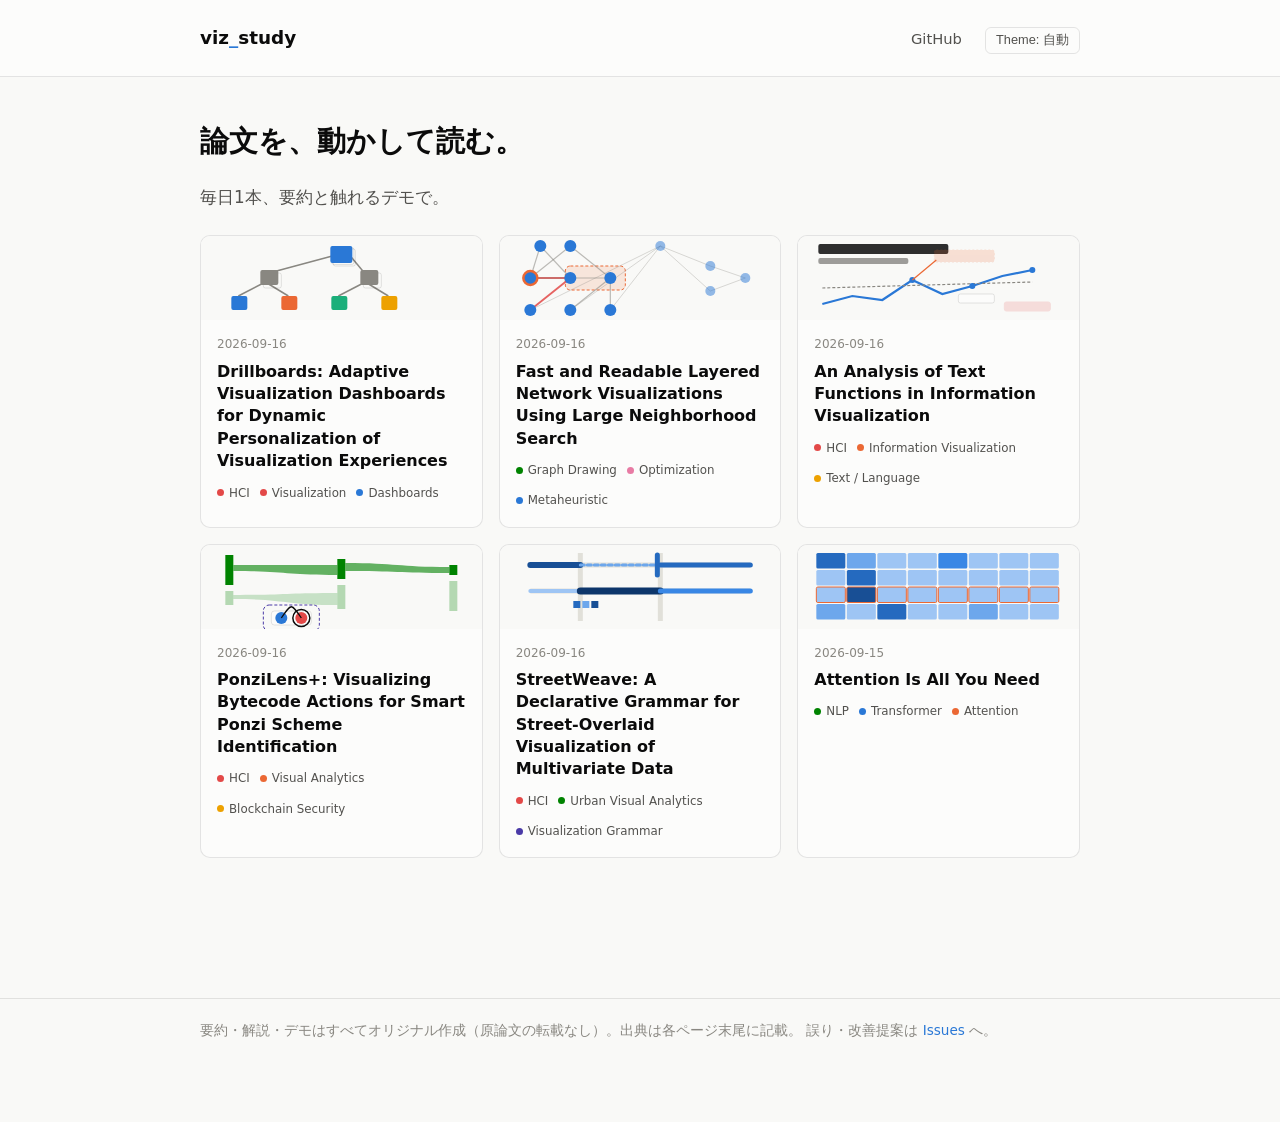
<file: index.html>
<!doctype html>
<html lang="ja">
<head>
<meta charset="utf-8">
<meta name="viewport" content="width=device-width, initial-scale=1">
<title>viz_study — 論文を動かして読む</title>
<meta name="description" content="毎日1本の論文を読み、自分の言葉でまとめ、実際に触れる可視化デモで直感的に理解するための個人アーカイブ。">
<link rel="stylesheet" href="assets/css/style.css?v=20260916b">
</head>
<body>
<header class="site-header">
  <div class="wrap">
    <div class="brand">viz<span>_</span>study</div>
    <nav>
      <a href="https://github.com/on6848/viz_study" target="_blank" rel="noopener">GitHub</a>
      <button class="theme-toggle" data-theme-toggle type="button"></button>
    </nav>
  </div>
</header>

<main class="wrap">
  <h1>論文を、動かして読む。</h1>
  <p class="lede" style="margin-bottom:24px">毎日1本、要約と触れるデモで。</p>

  <div class="card-grid" data-paper-grid>
    <p style="color:var(--text-muted)">読み込み中…</p>
  </div>
</main>

<footer class="site-footer">
  <div class="wrap">
    要約・解説・デモはすべてオリジナル作成（原論文の転載なし）。出典は各ページ末尾に記載。
    誤り・改善提案は <a href="https://github.com/on6848/viz_study/issues" target="_blank" rel="noopener">Issues</a> へ。
  </div>
</footer>

<script src="assets/js/site.js?v=20260916b"></script>
</body>
</html>
</file>
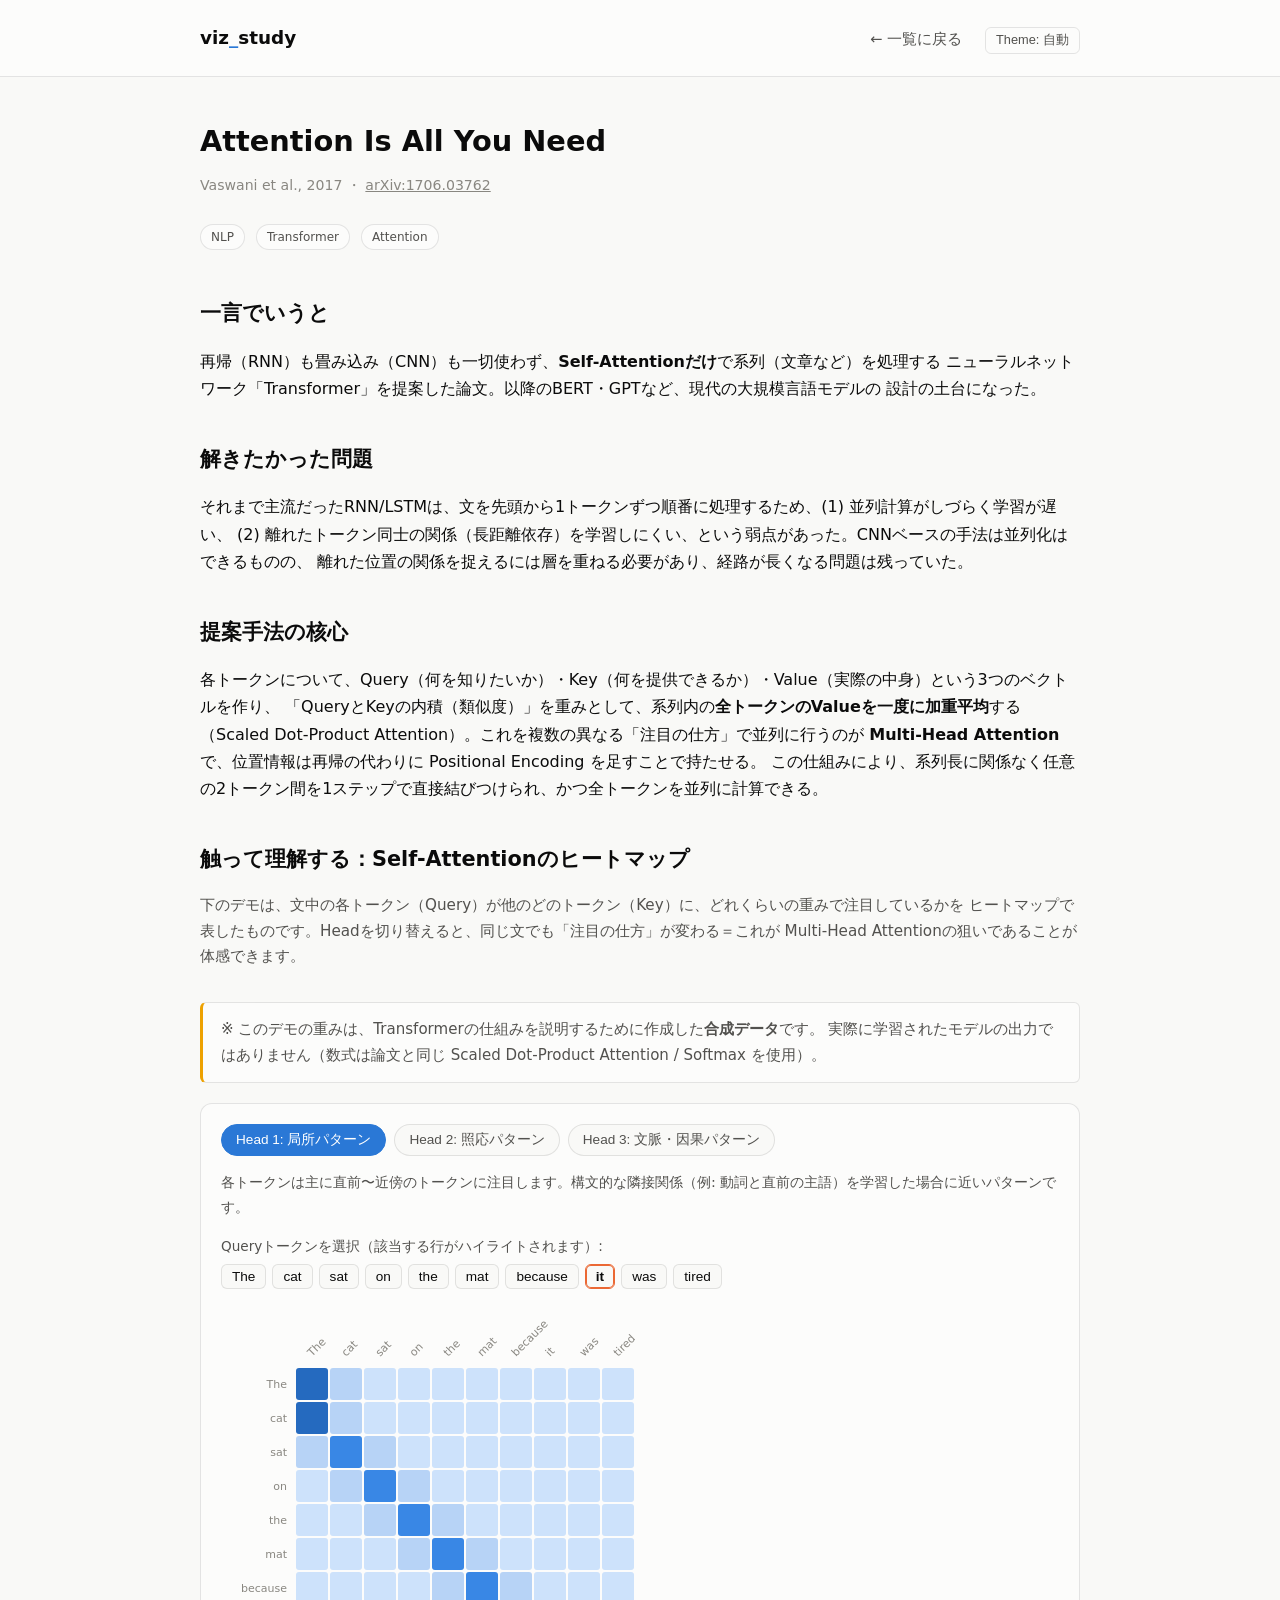
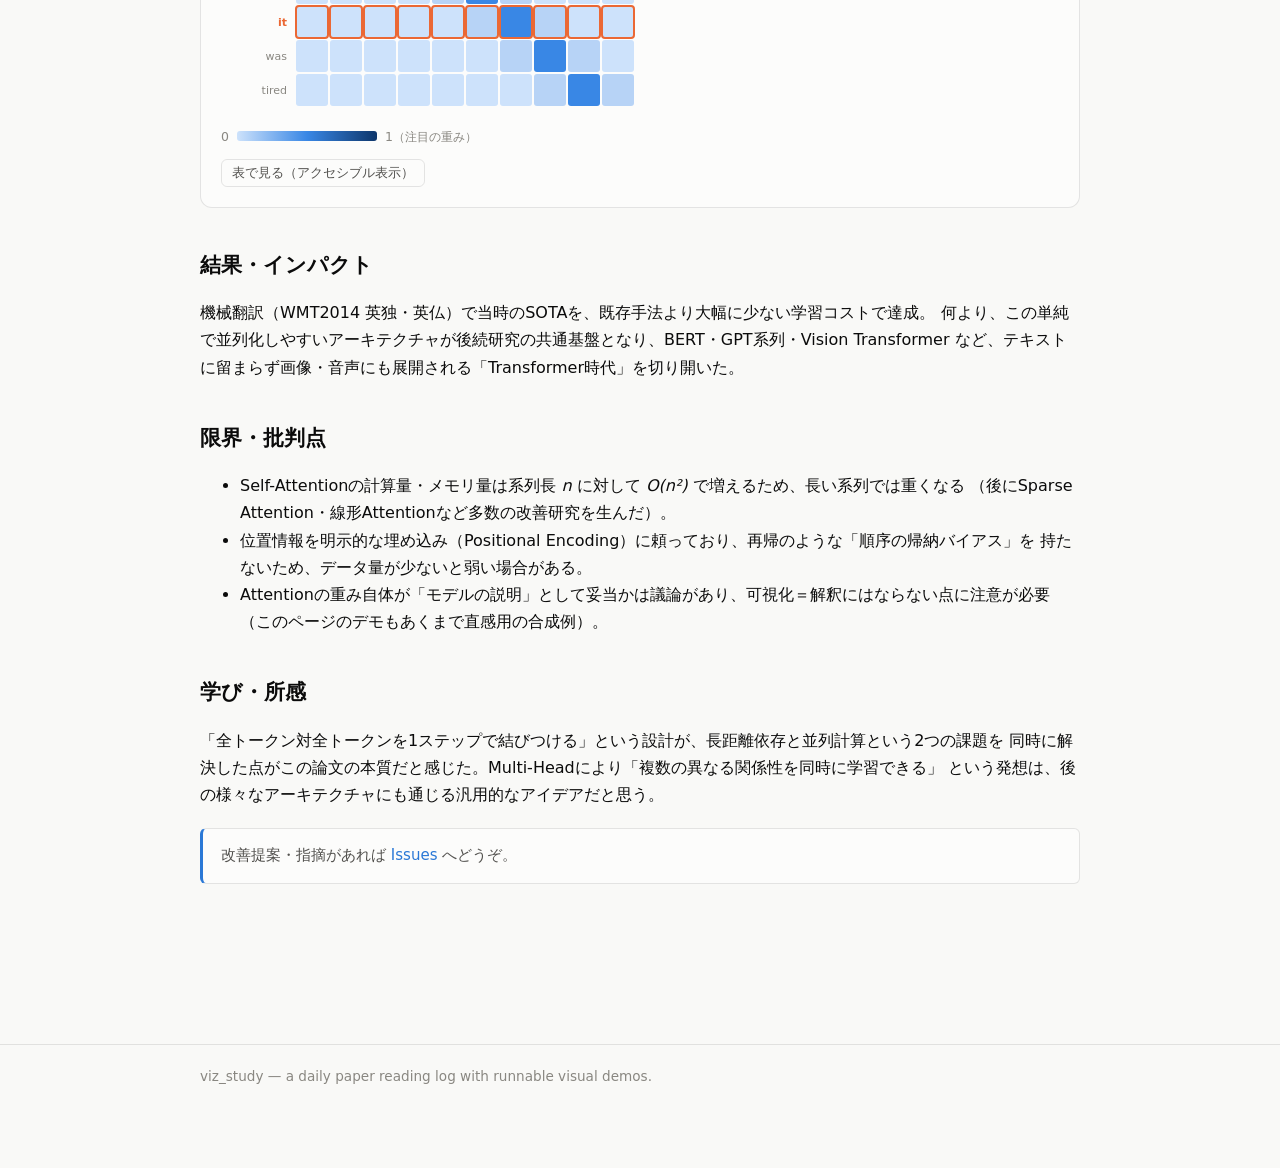
<file: papers/2026-09-15-attention-is-all-you-need/index.html>
<!doctype html>
<html lang="ja">
<head>
<meta charset="utf-8">
<meta name="viewport" content="width=device-width, initial-scale=1">
<title>Attention Is All You Need — viz_study</title>
<meta name="description" content="TransformerのSelf-Attentionを、実際に動かせるヒートマップで直感的に理解する。">
<link rel="stylesheet" href="../../assets/css/style.css?v=20260916b">
<style>
  /* Demo-specific styles, built on the shared design tokens from style.css */
  .head-tabs { display: flex; flex-wrap: wrap; gap: 8px; margin-bottom: 14px; }
  .head-tab {
    background: var(--surface-page);
    border: 1px solid var(--border);
    border-radius: 999px;
    padding: 6px 14px;
    font-size: 0.85rem;
    color: var(--text-secondary);
    cursor: pointer;
  }
  .head-tab[aria-pressed="true"] {
    background: var(--series-1);
    border-color: var(--series-1);
    color: #fff;
  }
  .head-desc { color: var(--text-secondary); font-size: 0.9rem; margin: 0 0 16px; min-height: 2.6em; }

  .query-picker { display: flex; flex-wrap: wrap; gap: 6px; margin-bottom: 18px; }
  .query-chip {
    background: var(--surface-page);
    border: 1px solid var(--border);
    border-radius: 6px;
    padding: 4px 10px;
    font-size: 0.85rem;
    cursor: pointer;
    color: var(--text-primary);
  }
  .query-chip[aria-pressed="true"] {
    border-color: var(--series-2);
    box-shadow: inset 0 0 0 1px var(--series-2);
    font-weight: 600;
  }

  .heatmap-wrap { position: relative; overflow-x: auto; }
  .heatmap-cell { cursor: pointer; }
  .heatmap-cell:focus-visible { outline: 2px solid var(--series-2); outline-offset: 1px; }

  .legend { display: flex; align-items: center; gap: 8px; font-size: 0.78rem; color: var(--text-muted); margin-top: 10px; }
  .legend-ramp {
    width: 140px; height: 10px; border-radius: 3px;
    background: linear-gradient(to right, var(--seq-100), var(--seq-400), var(--seq-700));
  }

  #tooltip {
    position: fixed;
    pointer-events: none;
    background: var(--text-primary);
    color: var(--surface-1);
    font-size: 0.78rem;
    padding: 5px 9px;
    border-radius: 5px;
    opacity: 0;
    transform: translate(-50%, -130%);
    transition: opacity 0.08s ease;
    white-space: nowrap;
    z-index: 20;
  }

  .toggle-table-btn {
    background: none;
    border: 1px solid var(--border);
    border-radius: 6px;
    color: var(--text-secondary);
    font-size: 0.82rem;
    padding: 4px 10px;
    cursor: pointer;
    margin-top: 12px;
  }
  #matrix-table { margin-top: 14px; display: none; font-variant-numeric: tabular-nums; }
  #matrix-table.visible { display: table; }
</style>
</head>
<body>
<header class="site-header">
  <div class="wrap">
    <div class="brand"><a href="../../" style="color:inherit">viz<span>_</span>study</a></div>
    <nav>
      <a class="back-link" href="../../">← 一覧に戻る</a>
      <button class="theme-toggle" data-theme-toggle type="button"></button>
    </nav>
  </div>
</header>

<main class="wrap">
  <h1>Attention Is All You Need</h1>
  <div class="meta">
    Vaswani et al., 2017 ・
    <a href="https://arxiv.org/abs/1706.03762" target="_blank" rel="noopener">arXiv:1706.03762</a>
  </div>
  <div>
    <span class="tag">NLP</span>
    <span class="tag">Transformer</span>
    <span class="tag">Attention</span>
  </div>

  <h2>一言でいうと</h2>
  <p>
    再帰（RNN）も畳み込み（CNN）も一切使わず、<strong>Self-Attentionだけ</strong>で系列（文章など）を処理する
    ニューラルネットワーク「Transformer」を提案した論文。以降のBERT・GPTなど、現代の大規模言語モデルの
    設計の土台になった。
  </p>

  <h2>解きたかった問題</h2>
  <p>
    それまで主流だったRNN/LSTMは、文を先頭から1トークンずつ順番に処理するため、(1) 並列計算がしづらく学習が遅い、
    (2) 離れたトークン同士の関係（長距離依存）を学習しにくい、という弱点があった。CNNベースの手法は並列化はできるものの、
    離れた位置の関係を捉えるには層を重ねる必要があり、経路が長くなる問題は残っていた。
  </p>

  <h2>提案手法の核心</h2>
  <p>
    各トークンについて、Query（何を知りたいか）・Key（何を提供できるか）・Value（実際の中身）という3つのベクトルを作り、
    「QueryとKeyの内積（類似度）」を重みとして、系列内の<strong>全トークンのValueを一度に加重平均</strong>する
    （Scaled Dot-Product Attention）。これを複数の異なる「注目の仕方」で並列に行うのが
    <strong>Multi-Head Attention</strong>で、位置情報は再帰の代わりに Positional Encoding を足すことで持たせる。
    この仕組みにより、系列長に関係なく任意の2トークン間を1ステップで直接結びつけられ、かつ全トークンを並列に計算できる。
  </p>

  <h2>触って理解する：Self-Attentionのヒートマップ</h2>
  <p class="lede" style="font-size:0.95rem">
    下のデモは、文中の各トークン（Query）が他のどのトークン（Key）に、どれくらいの重みで注目しているかを
    ヒートマップで表したものです。Headを切り替えると、同じ文でも「注目の仕方」が変わる＝これが
    Multi-Head Attentionの狙いであることが体感できます。
  </p>

  <div class="callout note-source">
    ※ このデモの重みは、Transformerの仕組みを説明するために作成した<strong>合成データ</strong>です。
    実際に学習されたモデルの出力ではありません（数式は論文と同じ Scaled Dot-Product Attention / Softmax を使用）。
  </div>

  <div class="demo-panel">
    <div id="attention-demo"></div>
  </div>

  <h2>結果・インパクト</h2>
  <p>
    機械翻訳（WMT2014 英独・英仏）で当時のSOTAを、既存手法より大幅に少ない学習コストで達成。
    何より、この単純で並列化しやすいアーキテクチャが後続研究の共通基盤となり、BERT・GPT系列・Vision Transformer
    など、テキストに留まらず画像・音声にも展開される「Transformer時代」を切り開いた。
  </p>

  <h2>限界・批判点</h2>
  <ul>
    <li>Self-Attentionの計算量・メモリ量は系列長 <em>n</em> に対して <em>O(n²)</em> で増えるため、長い系列では重くなる
      （後にSparse Attention・線形Attentionなど多数の改善研究を生んだ）。</li>
    <li>位置情報を明示的な埋め込み（Positional Encoding）に頼っており、再帰のような「順序の帰納バイアス」を
      持たないため、データ量が少ないと弱い場合がある。</li>
    <li>Attentionの重み自体が「モデルの説明」として妥当かは議論があり、可視化＝解釈にはならない点に注意が必要
      （このページのデモもあくまで直感用の合成例）。</li>
  </ul>

  <h2>学び・所感</h2>
  <p>
    「全トークン対全トークンを1ステップで結びつける」という設計が、長距離依存と並列計算という2つの課題を
    同時に解決した点がこの論文の本質だと感じた。Multi-Headにより「複数の異なる関係性を同時に学習できる」
    という発想は、後の様々なアーキテクチャにも通じる汎用的なアイデアだと思う。
  </p>

  <div class="callout">
    改善提案・指摘があれば
    <a href="https://github.com/on6848/viz_study/issues" target="_blank" rel="noopener">Issues</a> へどうぞ。
  </div>
</main>

<footer class="site-footer">
  <div class="wrap">viz_study — a daily paper reading log with runnable visual demos.</div>
</footer>

<div id="tooltip" role="tooltip"></div>
<script src="../../assets/js/site.js?v=20260916b"></script>
<script src="demo.js"></script>
</body>
</html>
</file>
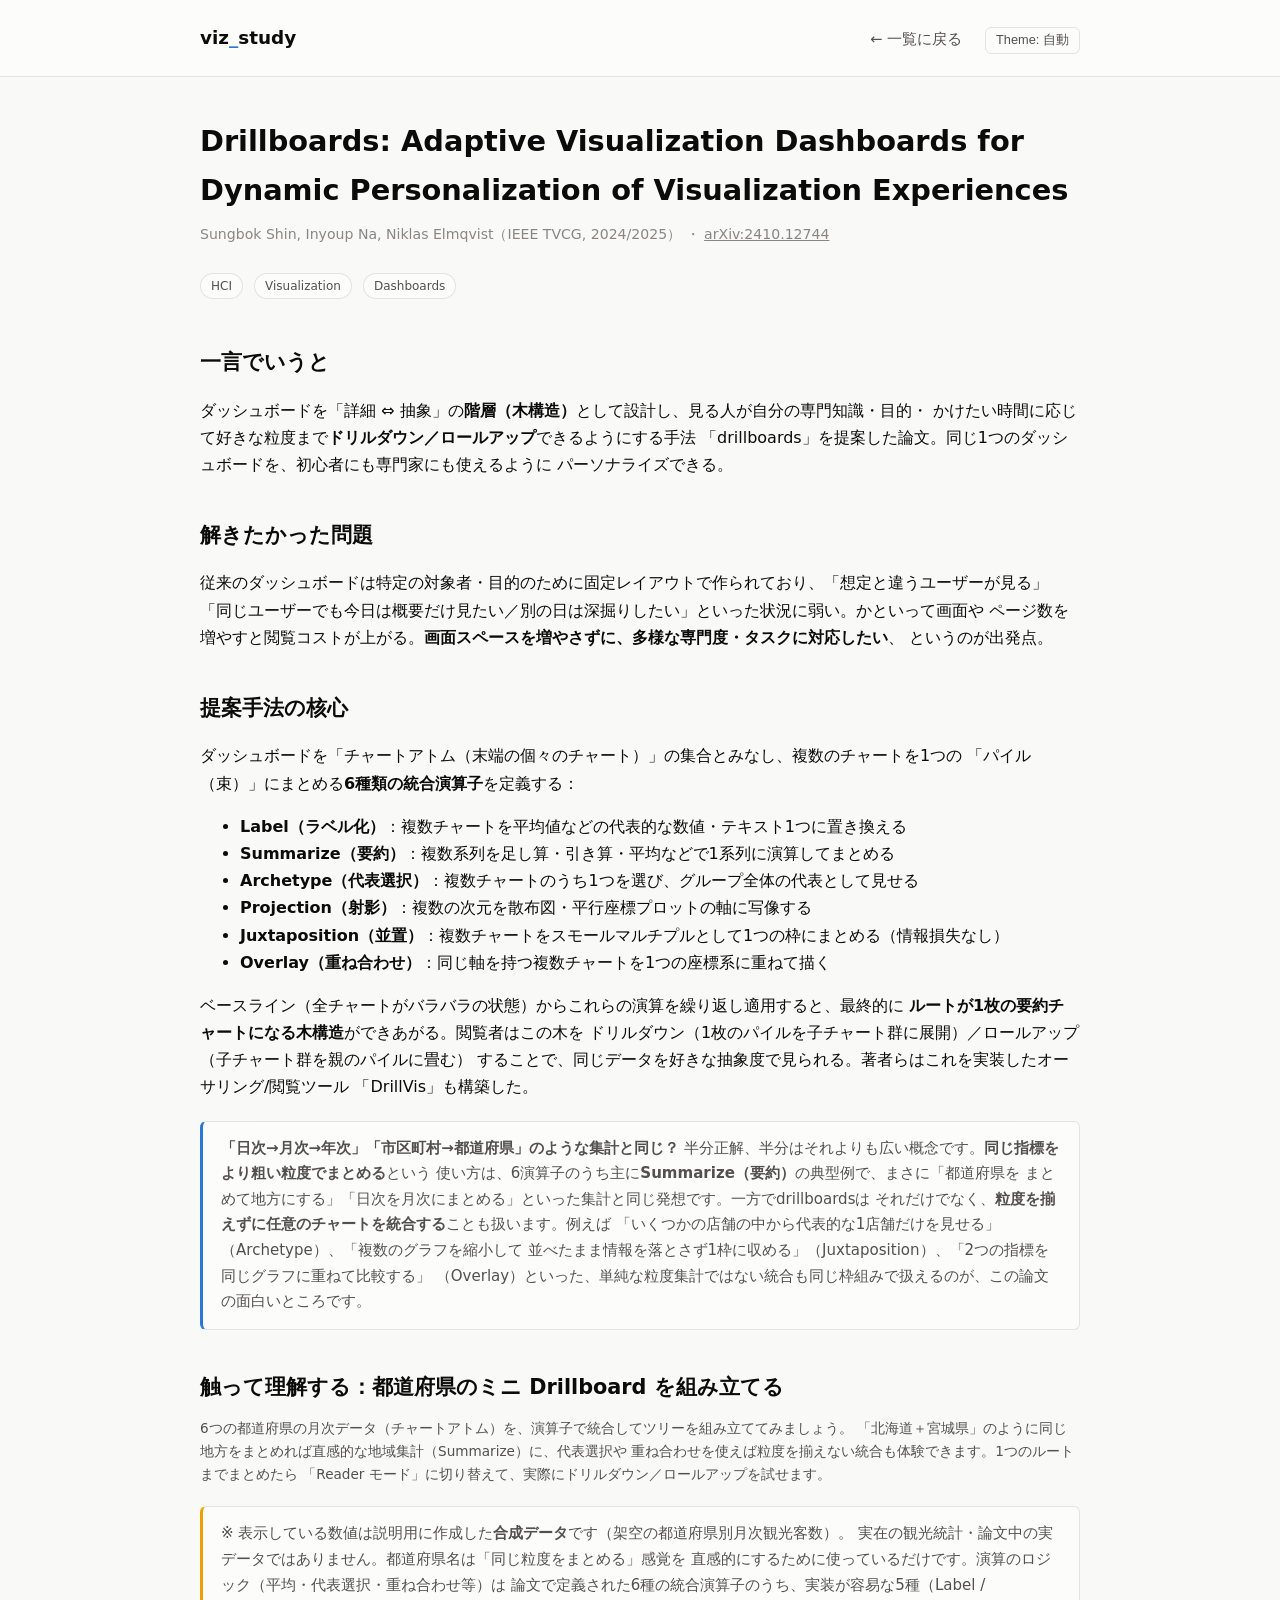
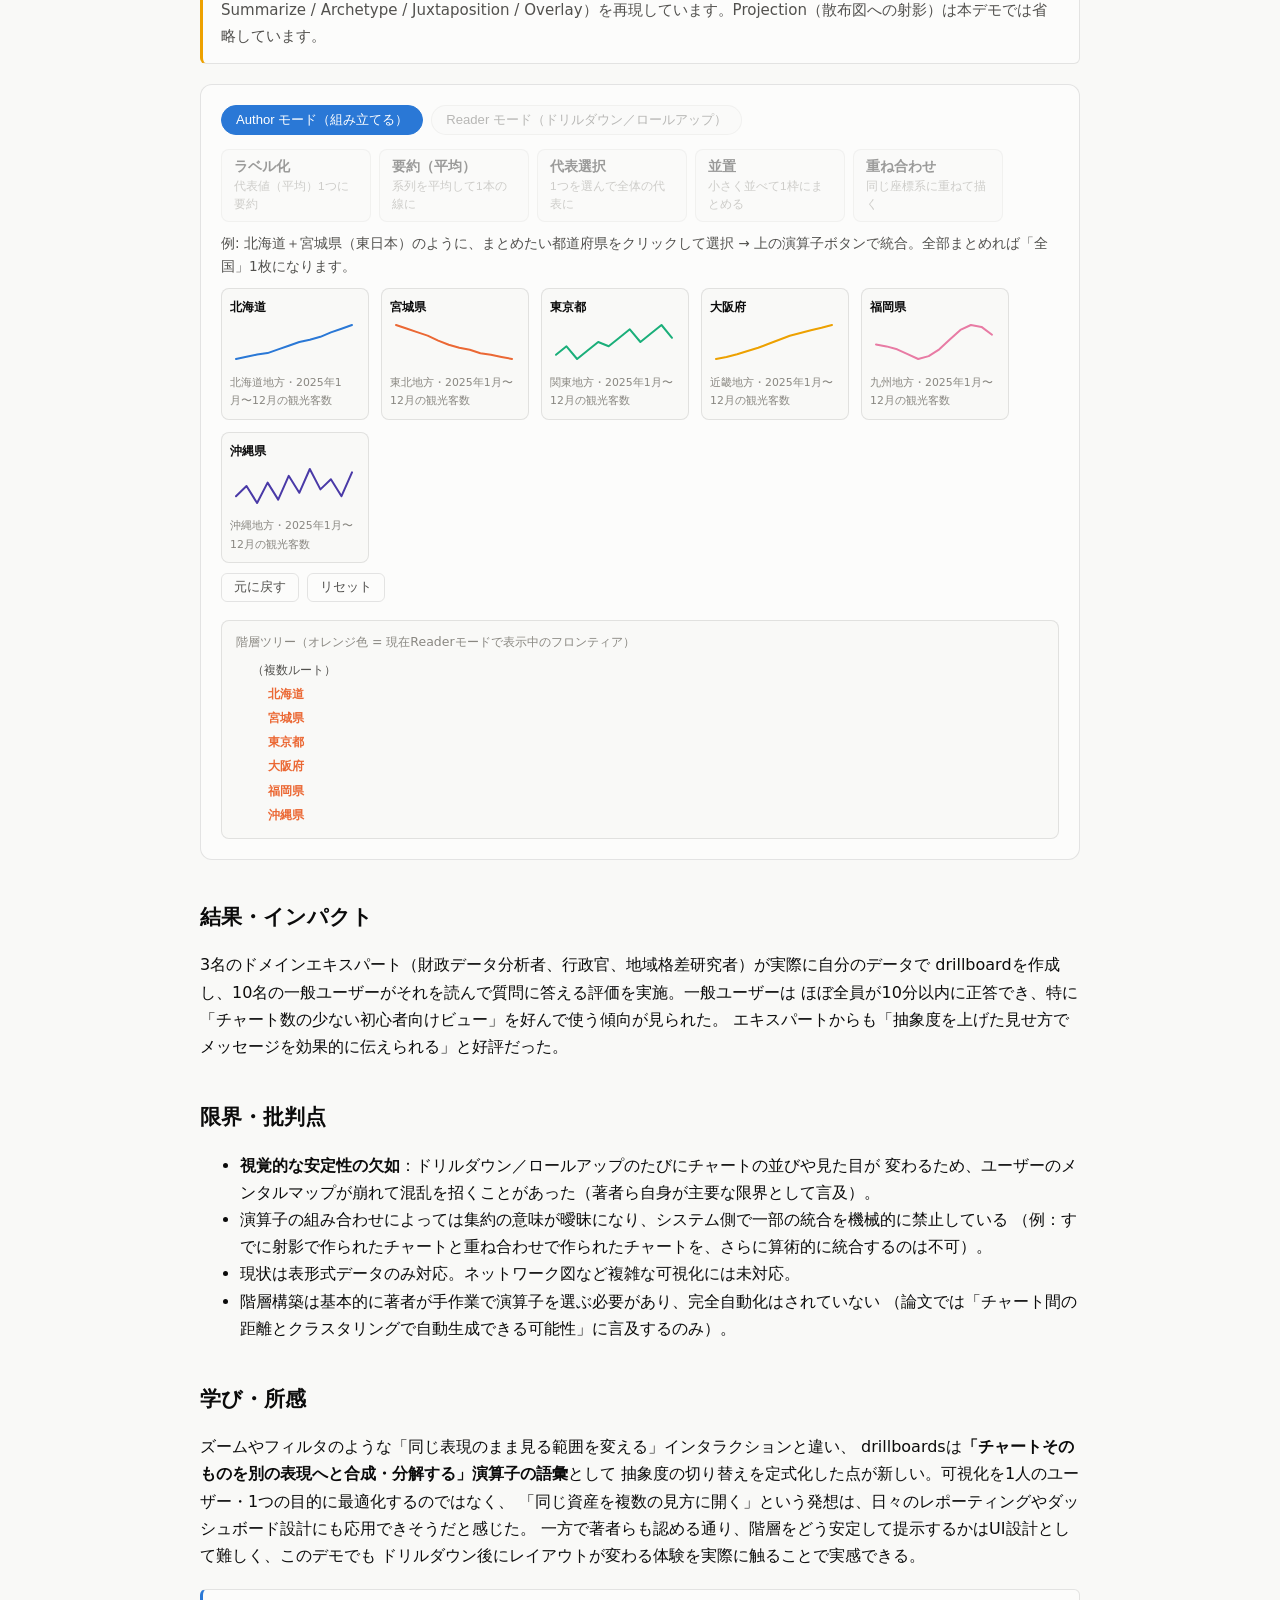
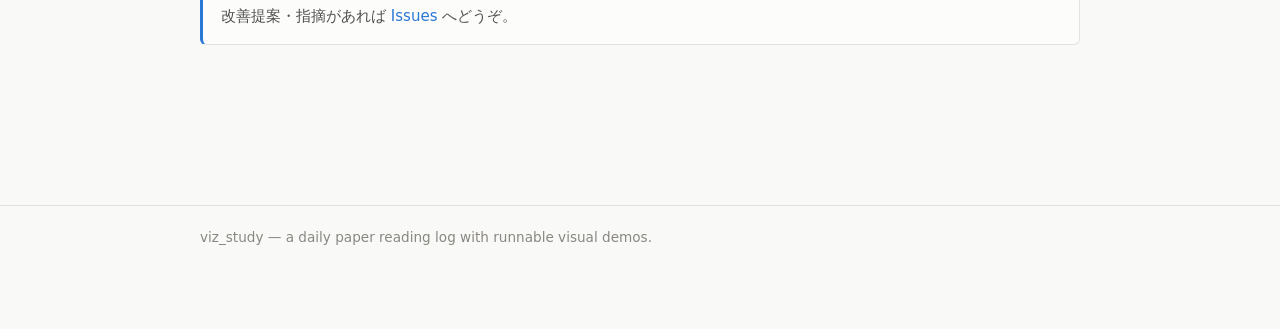
<file: papers/2026-09-16-drillboards/index.html>
<!doctype html>
<html lang="ja">
<head>
<meta charset="utf-8">
<meta name="viewport" content="width=device-width, initial-scale=1">
<title>Drillboards — viz_study</title>
<meta name="description" content="複数のチャートを演算子で統合し、階層をドリルダウン/ロールアップして詳細度を自由に切り替えられるダッシュボード手法を、実際に組み立てて試せるデモ。">
<link rel="stylesheet" href="../../assets/css/style.css?v=20260916b">
<style>
  .db-toolbar { display: flex; flex-wrap: wrap; gap: 8px; margin: 4px 0 6px; }
  .db-op-btn {
    background: var(--surface-page);
    border: 1px solid var(--border);
    border-radius: 8px;
    padding: 8px 12px;
    font-size: 0.82rem;
    color: var(--text-primary);
    cursor: pointer;
    text-align: left;
    line-height: 1.35;
    max-width: 150px;
  }
  .db-op-btn strong { display: block; font-size: 0.85rem; }
  .db-op-btn span { color: var(--text-muted); font-size: 0.74rem; }
  .db-op-btn:disabled { opacity: 0.4; cursor: not-allowed; }
  .db-op-btn:not(:disabled):hover { border-color: var(--series-1); }

  .db-hint { color: var(--text-secondary); font-size: 0.85rem; margin: 6px 0 14px; }

  .db-row { display: flex; flex-wrap: wrap; gap: 12px; align-items: flex-start; }

  .db-card {
    width: 148px;
    background: var(--surface-page);
    border: 1px solid var(--border);
    border-radius: 8px;
    padding: 8px;
    cursor: pointer;
    position: relative;
  }
  .db-card.is-atom { cursor: pointer; }
  .db-card.is-selected { border-color: var(--series-2); box-shadow: 0 0 0 2px var(--series-2) inset; }
  .db-card.is-pile {
    box-shadow: 4px 4px 0 -2px var(--surface-1), 4px 4px 0 0 var(--border),
                7px 7px 0 -2px var(--surface-1), 7px 7px 0 0 var(--border);
    margin-right: 8px; margin-bottom: 8px;
  }
  .db-card .db-title { font-size: 0.76rem; font-weight: 600; color: var(--text-primary); margin-bottom: 2px; }
  .db-card .db-sub { font-size: 0.68rem; color: var(--text-muted); overflow-wrap: anywhere; }
  .db-badge {
    display: inline-block;
    font-size: 0.62rem;
    font-weight: 700;
    letter-spacing: 0.02em;
    color: #fff;
    background: var(--series-1);
    border-radius: 4px;
    padding: 1px 5px;
    margin-bottom: 4px;
  }
  .db-stat { font-size: 1.5rem; font-weight: 700; color: var(--series-1); margin: 6px 0 2px; }

  .db-group-wrap {
    border: 1px dashed var(--border);
    border-radius: 10px;
    padding: 10px 10px 4px;
    position: relative;
  }
  .db-group-head {
    display: flex; align-items: center; justify-content: space-between;
    margin-bottom: 8px; font-size: 0.76rem; color: var(--text-secondary);
  }
  .db-rollup-btn {
    background: var(--series-1); color: #fff; border: none; border-radius: 6px;
    font-size: 0.72rem; padding: 3px 8px; cursor: pointer;
  }
  .db-rollup-btn:hover { opacity: 0.85; }

  .db-status { font-size: 0.85rem; color: var(--text-secondary); margin: 10px 0; min-height: 1.4em; }
  .db-controls { display: flex; gap: 8px; flex-wrap: wrap; margin: 10px 0 18px; }
  .db-controls button {
    background: none; border: 1px solid var(--border); border-radius: 6px;
    color: var(--text-secondary); font-size: 0.8rem; padding: 5px 12px; cursor: pointer;
  }
  .db-controls button:hover { border-color: var(--series-1); }
  .db-controls button.primary { background: var(--series-3); border-color: var(--series-3); color: #fff; }

  .db-mode-tabs { display: flex; gap: 8px; margin-bottom: 14px; }
  .db-mode-tabs button {
    background: var(--surface-page); border: 1px solid var(--border); border-radius: 999px;
    font-size: 0.82rem; padding: 5px 14px; cursor: pointer; color: var(--text-secondary);
  }
  .db-mode-tabs button[aria-pressed="true"] { background: var(--series-1); border-color: var(--series-1); color: #fff; }
  .db-mode-tabs button:disabled { opacity: 0.4; cursor: not-allowed; }

  .db-tree { font-size: 0.78rem; color: var(--text-secondary); background: var(--surface-page); border: 1px solid var(--border); border-radius: 8px; padding: 10px 14px; margin-top: 16px; }
  .db-tree ul { list-style: none; margin: 0; padding-left: 16px; }
  .db-tree li { margin: 3px 0; position: relative; }
  .db-tree li.visible > .db-tree-label { color: var(--series-2); font-weight: 700; }
  .db-legend-list { display: flex; flex-wrap: wrap; gap: 10px; font-size: 0.74rem; color: var(--text-secondary); margin-top: 8px; }
  .db-legend-list .dot { display: inline-block; width: 9px; height: 9px; border-radius: 50%; margin-right: 4px; vertical-align: -1px; }
</style>
</head>
<body>
<header class="site-header">
  <div class="wrap">
    <div class="brand"><a href="../../" style="color:inherit">viz<span>_</span>study</a></div>
    <nav>
      <a class="back-link" href="../../">← 一覧に戻る</a>
      <button class="theme-toggle" data-theme-toggle type="button"></button>
    </nav>
  </div>
</header>

<main class="wrap">
  <h1>Drillboards: Adaptive Visualization Dashboards for Dynamic Personalization of Visualization Experiences</h1>
  <div class="meta">
    Sungbok Shin, Inyoup Na, Niklas Elmqvist（IEEE TVCG, 2024/2025） ・
    <a href="https://arxiv.org/abs/2410.12744" target="_blank" rel="noopener">arXiv:2410.12744</a>
  </div>
  <div>
    <span class="tag">HCI</span>
    <span class="tag">Visualization</span>
    <span class="tag">Dashboards</span>
  </div>

  <h2>一言でいうと</h2>
  <p>
    ダッシュボードを「詳細 ⇔ 抽象」の<strong>階層（木構造）</strong>として設計し、見る人が自分の専門知識・目的・
    かけたい時間に応じて好きな粒度まで<strong>ドリルダウン／ロールアップ</strong>できるようにする手法
    「drillboards」を提案した論文。同じ1つのダッシュボードを、初心者にも専門家にも使えるように
    パーソナライズできる。
  </p>

  <h2>解きたかった問題</h2>
  <p>
    従来のダッシュボードは特定の対象者・目的のために固定レイアウトで作られており、「想定と違うユーザーが見る」
    「同じユーザーでも今日は概要だけ見たい／別の日は深掘りしたい」といった状況に弱い。かといって画面や
    ページ数を増やすと閲覧コストが上がる。<strong>画面スペースを増やさずに、多様な専門度・タスクに対応したい</strong>、
    というのが出発点。
  </p>

  <h2>提案手法の核心</h2>
  <p>
    ダッシュボードを「チャートアトム（末端の個々のチャート）」の集合とみなし、複数のチャートを1つの
    「パイル（束）」にまとめる<strong>6種類の統合演算子</strong>を定義する：
  </p>
  <ul>
    <li><strong>Label（ラベル化）</strong>：複数チャートを平均値などの代表的な数値・テキスト1つに置き換える</li>
    <li><strong>Summarize（要約）</strong>：複数系列を足し算・引き算・平均などで1系列に演算してまとめる</li>
    <li><strong>Archetype（代表選択）</strong>：複数チャートのうち1つを選び、グループ全体の代表として見せる</li>
    <li><strong>Projection（射影）</strong>：複数の次元を散布図・平行座標プロットの軸に写像する</li>
    <li><strong>Juxtaposition（並置）</strong>：複数チャートをスモールマルチプルとして1つの枠にまとめる（情報損失なし）</li>
    <li><strong>Overlay（重ね合わせ）</strong>：同じ軸を持つ複数チャートを1つの座標系に重ねて描く</li>
  </ul>
  <p>
    ベースライン（全チャートがバラバラの状態）からこれらの演算を繰り返し適用すると、最終的に
    <strong>ルートが1枚の要約チャートになる木構造</strong>ができあがる。閲覧者はこの木を
    ドリルダウン（1枚のパイルを子チャート群に展開）／ロールアップ（子チャート群を親のパイルに畳む）
    することで、同じデータを好きな抽象度で見られる。著者らはこれを実装したオーサリング/閲覧ツール
    「DrillVis」も構築した。
  </p>

  <div class="callout">
    <strong>「日次→月次→年次」「市区町村→都道府県」のような集計と同じ？</strong>
    半分正解、半分はそれよりも広い概念です。<strong>同じ指標をより粗い粒度でまとめる</strong>という
    使い方は、6演算子のうち主に<strong>Summarize（要約）</strong>の典型例で、まさに「都道府県を
    まとめて地方にする」「日次を月次にまとめる」といった集計と同じ発想です。一方でdrillboardsは
    それだけでなく、<strong>粒度を揃えずに任意のチャートを統合する</strong>ことも扱います。例えば
    「いくつかの店舗の中から代表的な1店舗だけを見せる」（Archetype）、「複数のグラフを縮小して
    並べたまま情報を落とさず1枠に収める」（Juxtaposition）、「2つの指標を同じグラフに重ねて比較する」
    （Overlay）といった、単純な粒度集計ではない統合も同じ枠組みで扱えるのが、この論文の面白いところです。
  </div>

  <h2>触って理解する：都道府県のミニ Drillboard を組み立てる</h2>
  <p class="db-hint">
    6つの都道府県の月次データ（チャートアトム）を、演算子で統合してツリーを組み立ててみましょう。
    「北海道＋宮城県」のように同じ地方をまとめれば直感的な地域集計（Summarize）に、代表選択や
    重ね合わせを使えば粒度を揃えない統合も体験できます。1つのルートまでまとめたら
    「Reader モード」に切り替えて、実際にドリルダウン／ロールアップを試せます。
  </p>

  <div class="callout note-source">
    ※ 表示している数値は説明用に作成した<strong>合成データ</strong>です（架空の都道府県別月次観光客数）。
    実在の観光統計・論文中の実データではありません。都道府県名は「同じ粒度をまとめる」感覚を
    直感的にするために使っているだけです。演算のロジック（平均・代表選択・重ね合わせ等）は
    論文で定義された6種の統合演算子のうち、実装が容易な5種（Label / Summarize / Archetype /
    Juxtaposition / Overlay）を再現しています。Projection（散布図への射影）は本デモでは省略しています。
  </div>

  <div class="demo-panel">
    <div id="drillboard-demo"></div>
  </div>

  <h2>結果・インパクト</h2>
  <p>
    3名のドメインエキスパート（財政データ分析者、行政官、地域格差研究者）が実際に自分のデータで
    drillboardを作成し、10名の一般ユーザーがそれを読んで質問に答える評価を実施。一般ユーザーは
    ほぼ全員が10分以内に正答でき、特に「チャート数の少ない初心者向けビュー」を好んで使う傾向が見られた。
    エキスパートからも「抽象度を上げた見せ方でメッセージを効果的に伝えられる」と好評だった。
  </p>

  <h2>限界・批判点</h2>
  <ul>
    <li><strong>視覚的な安定性の欠如</strong>：ドリルダウン／ロールアップのたびにチャートの並びや見た目が
      変わるため、ユーザーのメンタルマップが崩れて混乱を招くことがあった（著者ら自身が主要な限界として言及）。</li>
    <li>演算子の組み合わせによっては集約の意味が曖昧になり、システム側で一部の統合を機械的に禁止している
      （例：すでに射影で作られたチャートと重ね合わせで作られたチャートを、さらに算術的に統合するのは不可）。</li>
    <li>現状は表形式データのみ対応。ネットワーク図など複雑な可視化には未対応。</li>
    <li>階層構築は基本的に著者が手作業で演算子を選ぶ必要があり、完全自動化はされていない
      （論文では「チャート間の距離とクラスタリングで自動生成できる可能性」に言及するのみ）。</li>
  </ul>

  <h2>学び・所感</h2>
  <p>
    ズームやフィルタのような「同じ表現のまま見る範囲を変える」インタラクションと違い、
    drillboardsは<strong>「チャートそのものを別の表現へと合成・分解する」演算子の語彙</strong>として
    抽象度の切り替えを定式化した点が新しい。可視化を1人のユーザー・1つの目的に最適化するのではなく、
    「同じ資産を複数の見方に開く」という発想は、日々のレポーティングやダッシュボード設計にも応用できそうだと感じた。
    一方で著者らも認める通り、階層をどう安定して提示するかはUI設計として難しく、このデモでも
    ドリルダウン後にレイアウトが変わる体験を実際に触ることで実感できる。
  </p>

  <div class="callout">
    改善提案・指摘があれば
    <a href="https://github.com/on6848/viz_study/issues" target="_blank" rel="noopener">Issues</a> へどうぞ。
  </div>
</main>

<footer class="site-footer">
  <div class="wrap">viz_study — a daily paper reading log with runnable visual demos.</div>
</footer>

<div id="tooltip" role="tooltip" style="position:fixed;pointer-events:none;opacity:0"></div>
<script src="../../assets/js/site.js?v=20260916b"></script>
<script src="demo.js?v=2"></script>
</body>
</html>
</file>
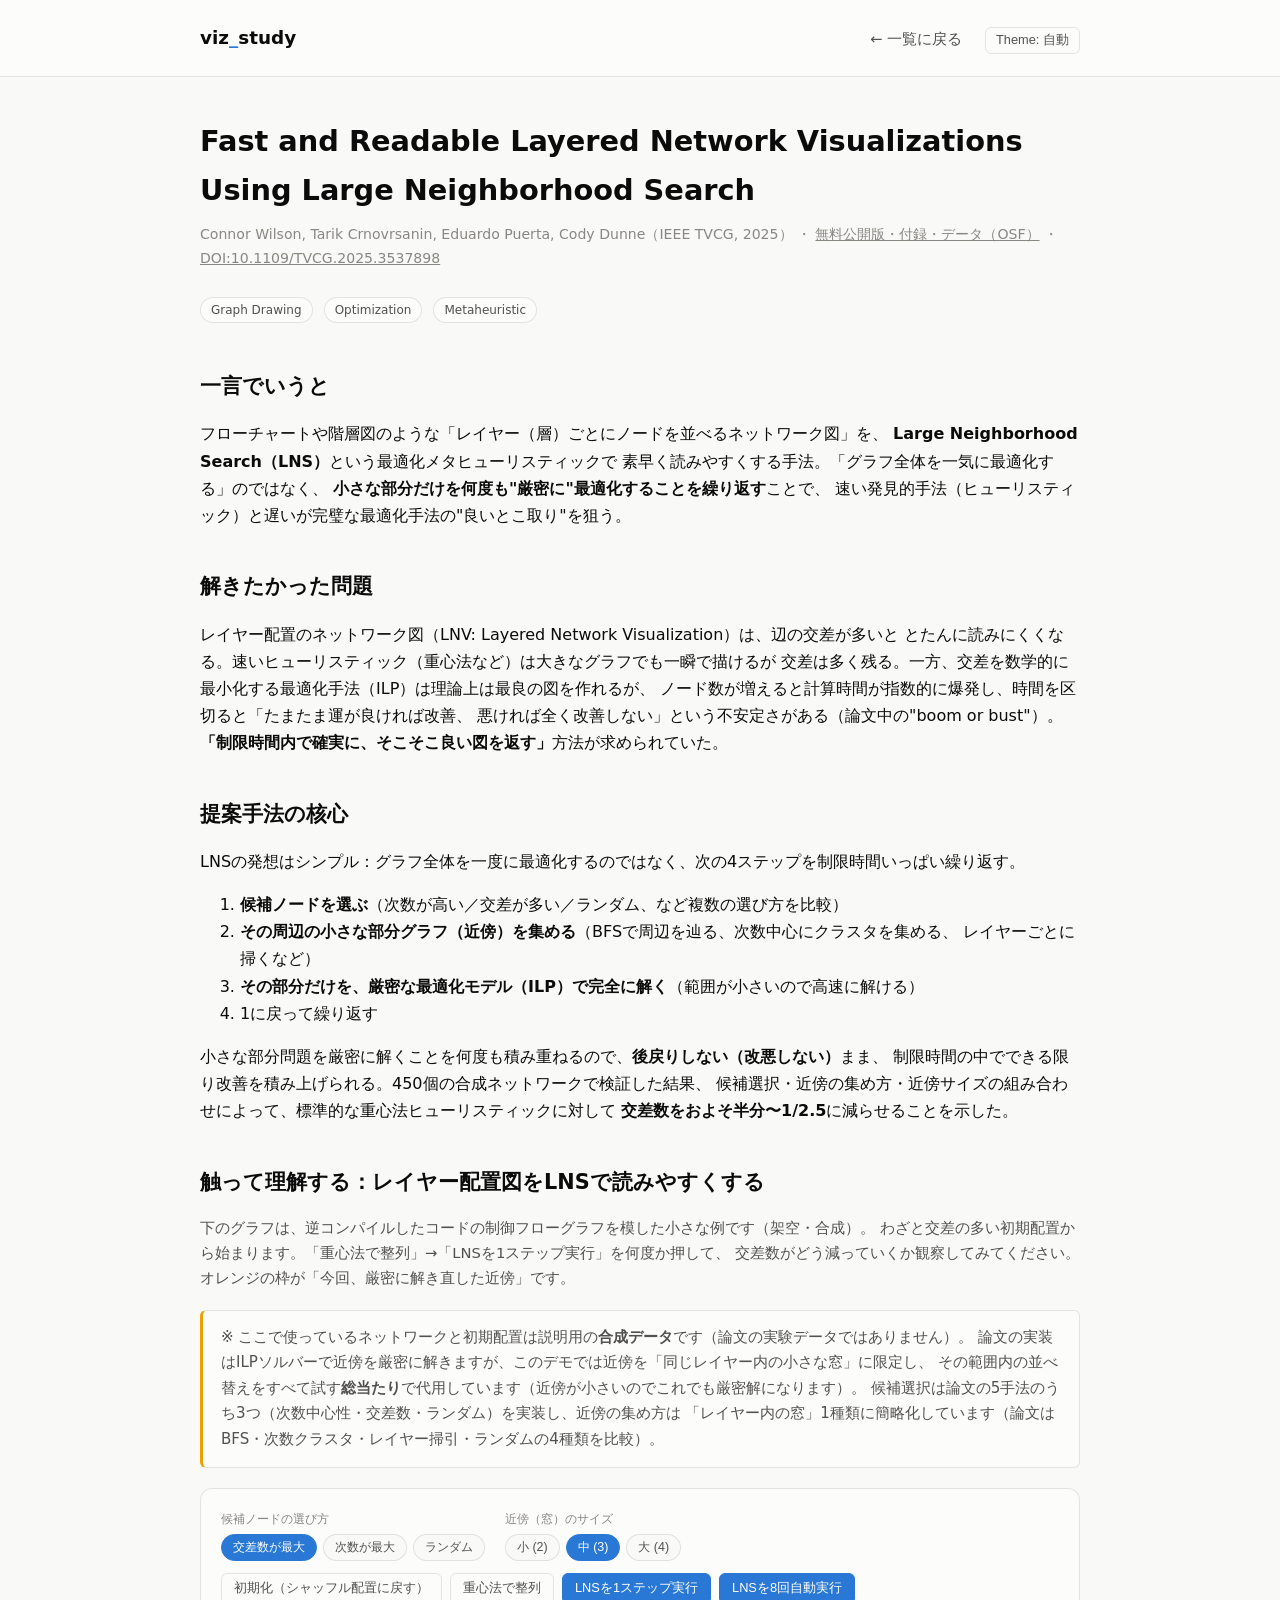
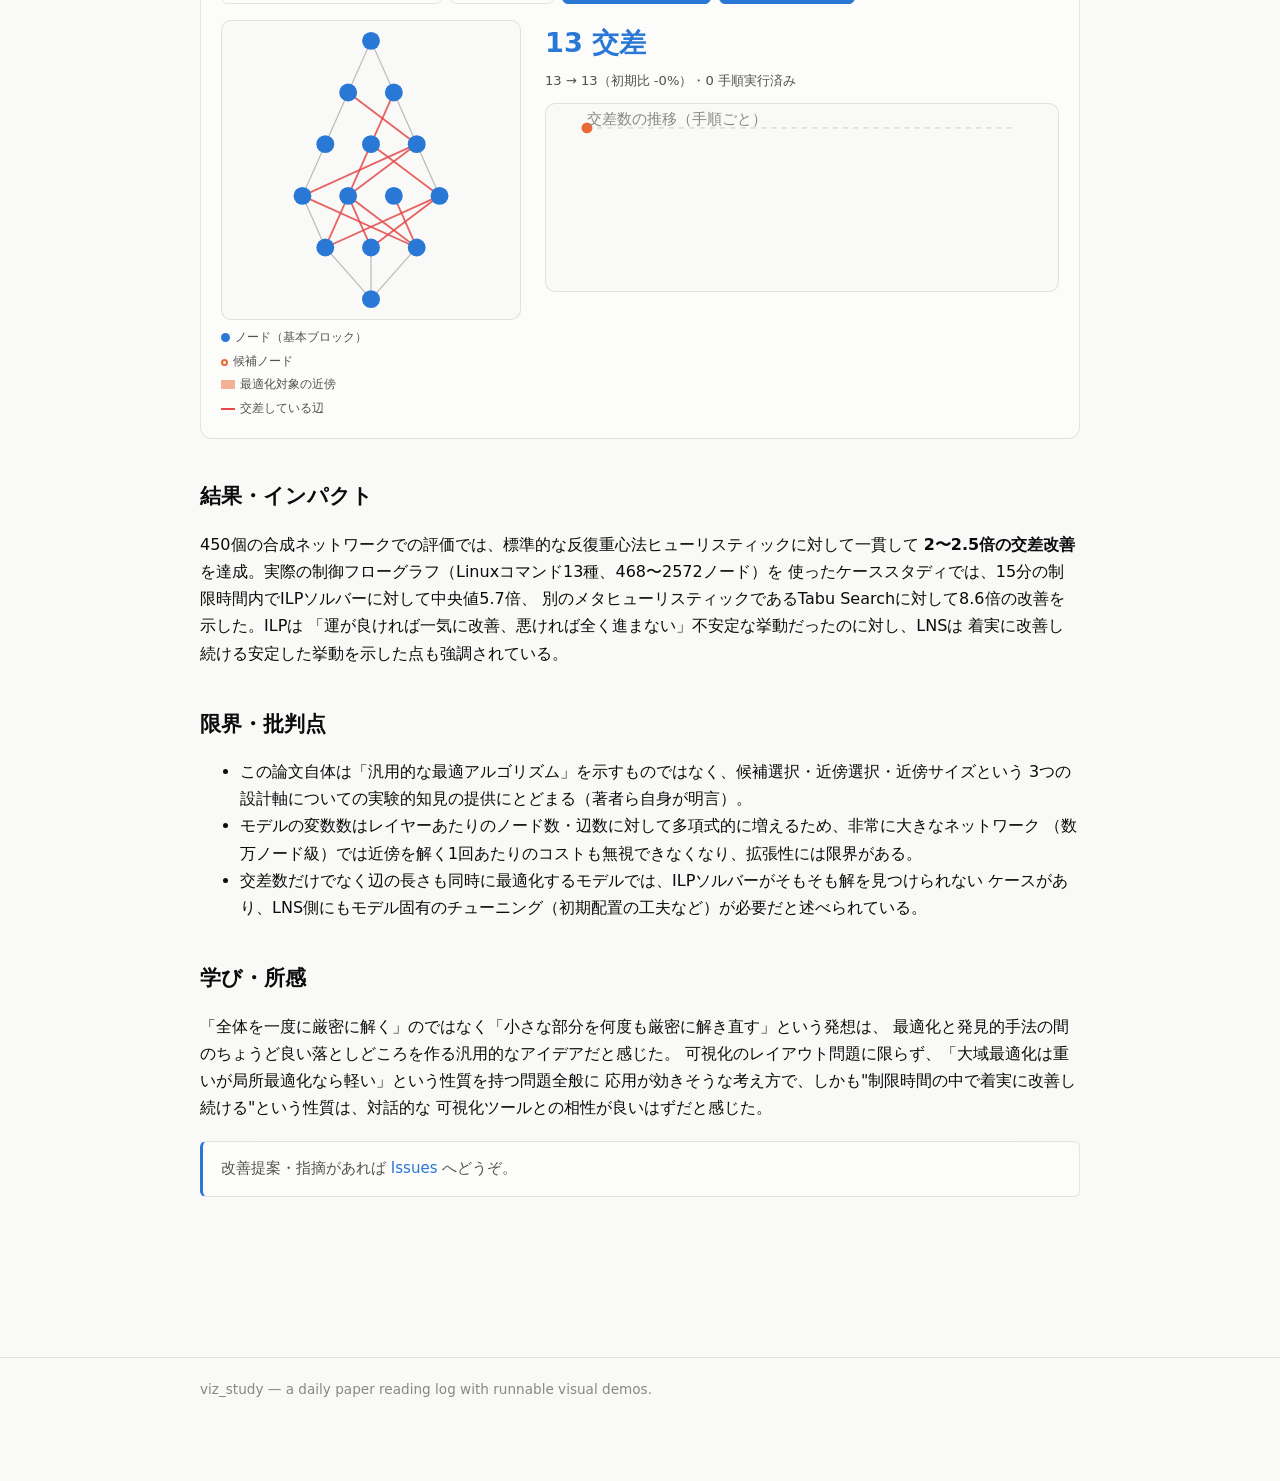
<file: papers/2026-09-16-lns-layered-networks/index.html>
<!doctype html>
<html lang="ja">
<head>
<meta charset="utf-8">
<meta name="viewport" content="width=device-width, initial-scale=1">
<title>Fast and Readable Layered Network Visualizations — viz_study</title>
<meta name="description" content="レイヤー配置のネットワーク図を、局所探索（Large Neighborhood Search）で少しずつ読みやすくしていく様子を、実際に動かして体験する。">
<link rel="stylesheet" href="../../assets/css/style.css?v=20260916b">
<style>
  .lns-toolbar { display: flex; flex-wrap: wrap; gap: 20px; margin-bottom: 12px; }
  .lns-group-label { display: block; font-size: 0.76rem; color: var(--text-muted); margin-bottom: 5px; }
  .lns-tabs { display: flex; gap: 6px; flex-wrap: wrap; }
  .lns-tab {
    background: var(--surface-page); border: 1px solid var(--border); border-radius: 999px;
    font-size: 0.78rem; padding: 4px 11px; cursor: pointer; color: var(--text-secondary);
  }
  .lns-tab[aria-pressed="true"] { background: var(--series-1); border-color: var(--series-1); color: #fff; }

  .lns-actions { display: flex; flex-wrap: wrap; gap: 8px; margin-bottom: 16px; }
  .lns-actions button {
    background: none; border: 1px solid var(--border); border-radius: 6px;
    color: var(--text-secondary); font-size: 0.8rem; padding: 6px 12px; cursor: pointer;
  }
  .lns-actions button:hover { border-color: var(--series-1); }
  .lns-actions button[data-action="step"], .lns-actions button[data-action="auto"] {
    background: var(--series-1); border-color: var(--series-1); color: #fff;
  }
  .lns-actions button[data-action="stop"] { background: var(--series-8); border-color: var(--series-8); color: #fff; }

  .lns-main { display: flex; flex-wrap: wrap; gap: 24px; align-items: flex-start; }
  .lns-graph-wrap { flex: 0 0 300px; }
  .lns-graph-wrap svg { width: 100%; max-width: 300px; display: block; background: var(--surface-page); border: 1px solid var(--border); border-radius: 10px; }
  .lns-legend { display: flex; flex-direction: column; gap: 4px; margin-top: 8px; font-size: 0.72rem; color: var(--text-secondary); }
  .lns-legend .dot { display: inline-block; width: 9px; height: 9px; border-radius: 50%; background: var(--series-1); margin-right: 5px; vertical-align: -1px; }
  .lns-legend .dot.ring { background: none; border: 2px solid; width: 7px; height: 7px; }
  .lns-legend .swatch { display: inline-block; width: 14px; height: 9px; border: 1px dashed var(--series-2); background: var(--series-2); opacity: 0.5; margin-right: 5px; vertical-align: -1px; }
  .lns-legend .line { display: inline-block; width: 14px; height: 2px; margin-right: 5px; vertical-align: 2px; }

  .lns-stats { flex: 1 1 260px; min-width: 240px; }
  .lns-stat-value { font-size: 1.7rem; font-weight: 700; color: var(--series-1); }
  .lns-stat-sub { font-size: 0.82rem; color: var(--text-secondary); margin: 4px 0 10px; }
  #lns-trend { width: 100%; background: var(--surface-page); border: 1px solid var(--border); border-radius: 10px; }
</style>
</head>
<body>
<header class="site-header">
  <div class="wrap">
    <div class="brand"><a href="../../" style="color:inherit">viz<span>_</span>study</a></div>
    <nav>
      <a class="back-link" href="../../">← 一覧に戻る</a>
      <button class="theme-toggle" data-theme-toggle type="button"></button>
    </nav>
  </div>
</header>

<main class="wrap">
  <h1>Fast and Readable Layered Network Visualizations Using Large Neighborhood Search</h1>
  <div class="meta">
    Connor Wilson, Tarik Crnovrsanin, Eduardo Puerta, Cody Dunne（IEEE TVCG, 2025） ・
    <a href="https://osf.io/w3fev/" target="_blank" rel="noopener">無料公開版・付録・データ（OSF）</a> ・
    <a href="https://doi.org/10.1109/TVCG.2025.3537898" target="_blank" rel="noopener">DOI:10.1109/TVCG.2025.3537898</a>
  </div>
  <div>
    <span class="tag">Graph Drawing</span>
    <span class="tag">Optimization</span>
    <span class="tag">Metaheuristic</span>
  </div>

  <h2>一言でいうと</h2>
  <p>
    フローチャートや階層図のような「レイヤー（層）ごとにノードを並べるネットワーク図」を、
    <strong>Large Neighborhood Search（LNS）</strong>という最適化メタヒューリスティックで
    素早く読みやすくする手法。「グラフ全体を一気に最適化する」のではなく、
    <strong>小さな部分だけを何度も"厳密に"最適化することを繰り返す</strong>ことで、
    速い発見的手法（ヒューリスティック）と遅いが完璧な最適化手法の"良いとこ取り"を狙う。
  </p>

  <h2>解きたかった問題</h2>
  <p>
    レイヤー配置のネットワーク図（LNV: Layered Network Visualization）は、辺の交差が多いと
    とたんに読みにくくなる。速いヒューリスティック（重心法など）は大きなグラフでも一瞬で描けるが
    交差は多く残る。一方、交差を数学的に最小化する最適化手法（ILP）は理論上は最良の図を作れるが、
    ノード数が増えると計算時間が指数的に爆発し、時間を区切ると「たまたま運が良ければ改善、
    悪ければ全く改善しない」という不安定さがある（論文中の"boom or bust"）。
    <strong>「制限時間内で確実に、そこそこ良い図を返す」</strong>方法が求められていた。
  </p>

  <h2>提案手法の核心</h2>
  <p>
    LNSの発想はシンプル：グラフ全体を一度に最適化するのではなく、次の4ステップを制限時間いっぱい繰り返す。
  </p>
  <ol>
    <li><strong>候補ノードを選ぶ</strong>（次数が高い／交差が多い／ランダム、など複数の選び方を比較）</li>
    <li><strong>その周辺の小さな部分グラフ（近傍）を集める</strong>（BFSで周辺を辿る、次数中心にクラスタを集める、
      レイヤーごとに掃くなど）</li>
    <li><strong>その部分だけを、厳密な最適化モデル（ILP）で完全に解く</strong>（範囲が小さいので高速に解ける）</li>
    <li>1に戻って繰り返す</li>
  </ol>
  <p>
    小さな部分問題を厳密に解くことを何度も積み重ねるので、<strong>後戻りしない（改悪しない）</strong>まま、
    制限時間の中でできる限り改善を積み上げられる。450個の合成ネットワークで検証した結果、
    候補選択・近傍の集め方・近傍サイズの組み合わせによって、標準的な重心法ヒューリスティックに対して
    <strong>交差数をおよそ半分〜1/2.5</strong>に減らせることを示した。
  </p>

  <h2>触って理解する：レイヤー配置図をLNSで読みやすくする</h2>
  <p class="lns-hint" style="color:var(--text-secondary);font-size:0.92rem;margin-bottom:8px">
    下のグラフは、逆コンパイルしたコードの制御フローグラフを模した小さな例です（架空・合成）。
    わざと交差の多い初期配置から始まります。「重心法で整列」→「LNSを1ステップ実行」を何度か押して、
    交差数がどう減っていくか観察してみてください。オレンジの枠が「今回、厳密に解き直した近傍」です。
  </p>

  <div class="callout note-source">
    ※ ここで使っているネットワークと初期配置は説明用の<strong>合成データ</strong>です（論文の実験データではありません）。
    論文の実装はILPソルバーで近傍を厳密に解きますが、このデモでは近傍を「同じレイヤー内の小さな窓」に限定し、
    その範囲内の並べ替えをすべて試す<strong>総当たり</strong>で代用しています（近傍が小さいのでこれでも厳密解になります）。
    候補選択は論文の5手法のうち3つ（次数中心性・交差数・ランダム）を実装し、近傍の集め方は
    「レイヤー内の窓」1種類に簡略化しています（論文はBFS・次数クラスタ・レイヤー掃引・ランダムの4種類を比較）。
  </div>

  <div class="demo-panel">
    <div id="lns-demo"></div>
  </div>

  <h2>結果・インパクト</h2>
  <p>
    450個の合成ネットワークでの評価では、標準的な反復重心法ヒューリスティックに対して一貫して
    <strong>2〜2.5倍の交差改善</strong>を達成。実際の制御フローグラフ（Linuxコマンド13種、468〜2572ノード）を
    使ったケーススタディでは、15分の制限時間内でILPソルバーに対して中央値5.7倍、
    別のメタヒューリスティックであるTabu Searchに対して8.6倍の改善を示した。ILPは
    「運が良ければ一気に改善、悪ければ全く進まない」不安定な挙動だったのに対し、LNSは
    着実に改善し続ける安定した挙動を示した点も強調されている。
  </p>

  <h2>限界・批判点</h2>
  <ul>
    <li>この論文自体は「汎用的な最適アルゴリズム」を示すものではなく、候補選択・近傍選択・近傍サイズという
      3つの設計軸についての実験的知見の提供にとどまる（著者ら自身が明言）。</li>
    <li>モデルの変数数はレイヤーあたりのノード数・辺数に対して多項式的に増えるため、非常に大きなネットワーク
      （数万ノード級）では近傍を解く1回あたりのコストも無視できなくなり、拡張性には限界がある。</li>
    <li>交差数だけでなく辺の長さも同時に最適化するモデルでは、ILPソルバーがそもそも解を見つけられない
      ケースがあり、LNS側にもモデル固有のチューニング（初期配置の工夫など）が必要だと述べられている。</li>
  </ul>

  <h2>学び・所感</h2>
  <p>
    「全体を一度に厳密に解く」のではなく「小さな部分を何度も厳密に解き直す」という発想は、
    最適化と発見的手法の間のちょうど良い落としどころを作る汎用的なアイデアだと感じた。
    可視化のレイアウト問題に限らず、「大域最適化は重いが局所最適化なら軽い」という性質を持つ問題全般に
    応用が効きそうな考え方で、しかも"制限時間の中で着実に改善し続ける"という性質は、対話的な
    可視化ツールとの相性が良いはずだと感じた。
  </p>

  <div class="callout">
    改善提案・指摘があれば
    <a href="https://github.com/on6848/viz_study/issues" target="_blank" rel="noopener">Issues</a> へどうぞ。
  </div>
</main>

<footer class="site-footer">
  <div class="wrap">viz_study — a daily paper reading log with runnable visual demos.</div>
</footer>

<div id="tooltip" role="tooltip" style="position:fixed;pointer-events:none;opacity:0"></div>
<script src="../../assets/js/site.js?v=20260916b"></script>
<script src="demo.js?v=1"></script>
</body>
</html>
</file>
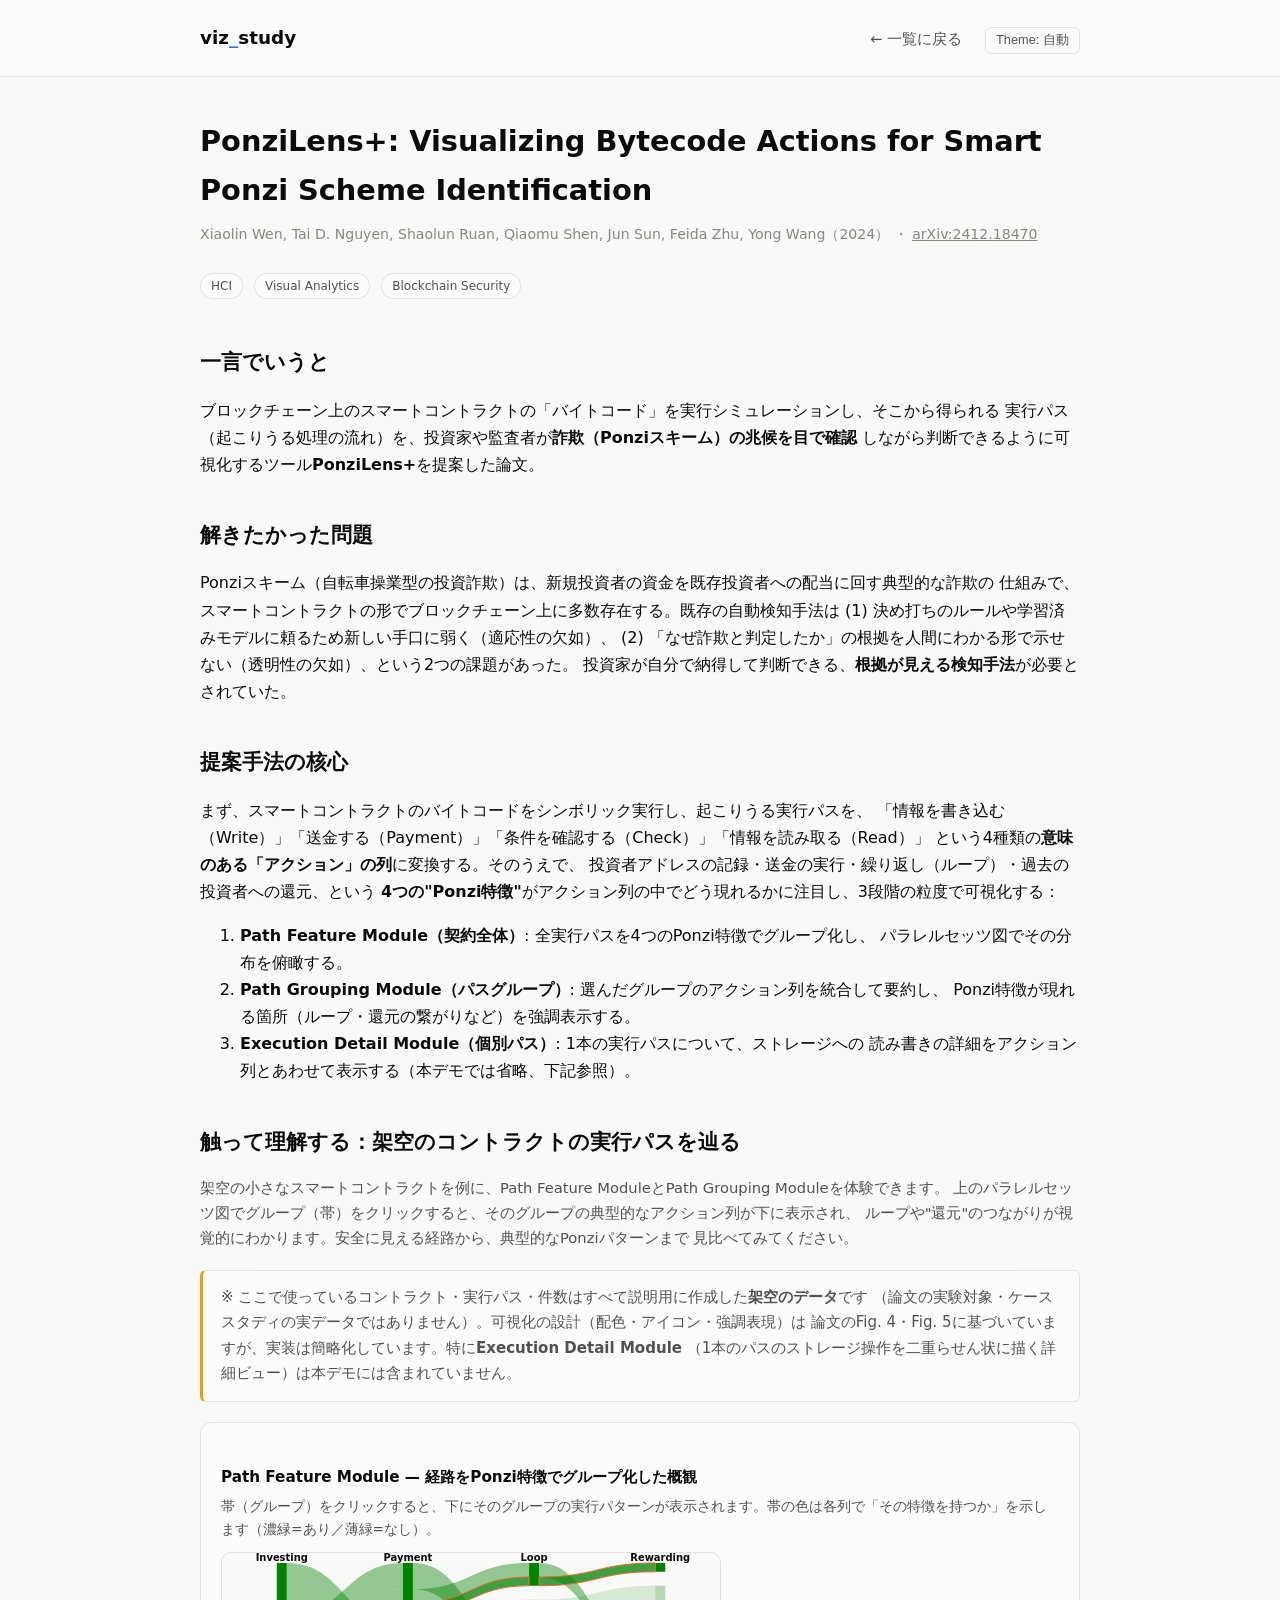
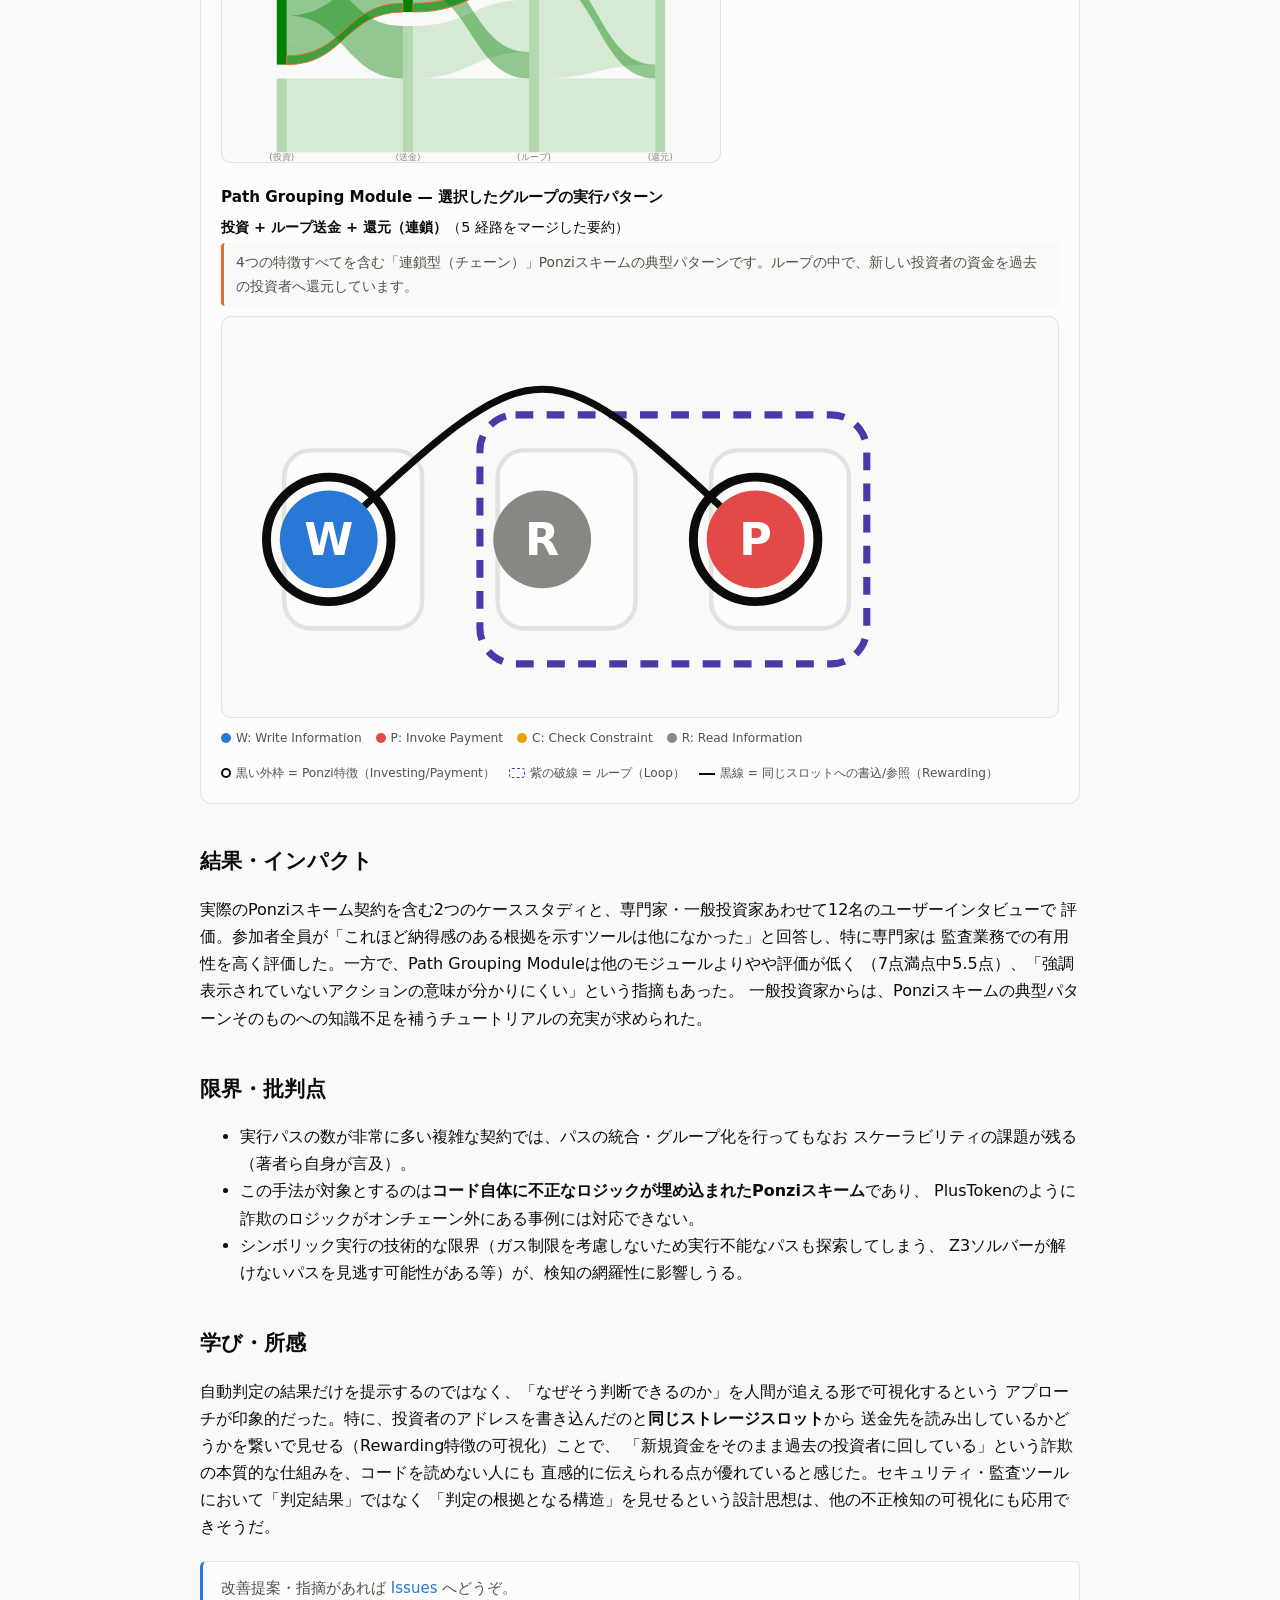
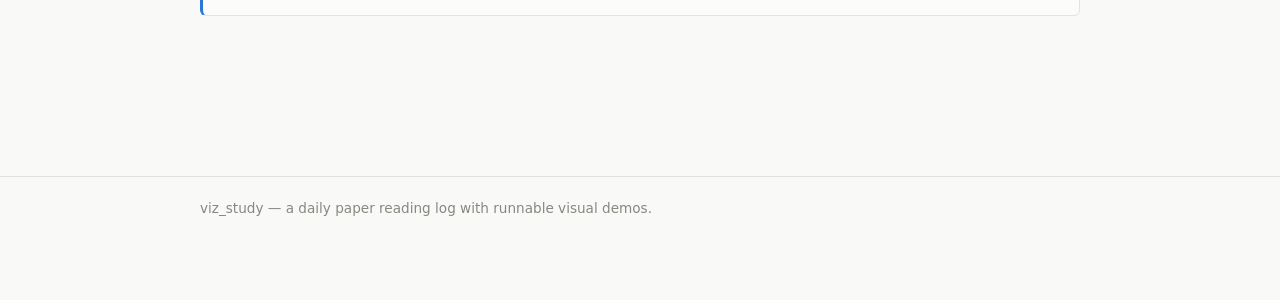
<file: papers/2026-09-16-ponzilens/index.html>
<!doctype html>
<html lang="ja">
<head>
<meta charset="utf-8">
<meta name="viewport" content="width=device-width, initial-scale=1">
<title>PonziLens+ — viz_study</title>
<meta name="description" content="スマートコントラクトのバイトコード実行パスを可視化して、Ponziスキームの兆候を見つける手法を、実際に経路を辿って体験する。">
<link rel="stylesheet" href="../../assets/css/style.css?v=20260916b">
<style>
  .pl-h { font-size: 0.95rem; margin: 22px 0 4px; }
  .pl-hint { color: var(--text-secondary); font-size: 0.86rem; margin: 0 0 10px; }
  #pl-sankey { width: 100%; max-width: 500px; display: block; background: var(--surface-page); border: 1px solid var(--border); border-radius: 10px; margin-bottom: 6px; }
  .pl-group-label { font-size: 0.9rem; margin: 4px 0 4px; }
  .pl-verdict { color: var(--text-secondary); font-size: 0.86rem; background: var(--surface-page); border-left: 3px solid var(--series-2); border-radius: 4px; padding: 8px 12px; margin-bottom: 10px; }
  #pl-sequence { width: 100%; display: block; background: var(--surface-page); border: 1px solid var(--border); border-radius: 10px; }
  .pl-legend { display: flex; flex-wrap: wrap; gap: 14px; font-size: 0.76rem; color: var(--text-secondary); margin-top: 10px; }
  .pl-legend .pl-dot { display: inline-block; width: 10px; height: 10px; border-radius: 50%; margin-right: 5px; vertical-align: -1px; }
  .pl-legend .pl-ring { display: inline-block; width: 10px; height: 10px; border-radius: 50%; border: 2px solid var(--text-primary); margin-right: 5px; vertical-align: -1px; }
  .pl-legend .pl-dashed { display: inline-block; width: 16px; height: 10px; border: 1.6px dashed var(--series-7); border-radius: 3px; margin-right: 5px; vertical-align: -1px; }
  .pl-legend .pl-line { display: inline-block; width: 16px; height: 2px; background: var(--text-primary); margin-right: 5px; vertical-align: 2px; }
</style>
</head>
<body>
<header class="site-header">
  <div class="wrap">
    <div class="brand"><a href="../../" style="color:inherit">viz<span>_</span>study</a></div>
    <nav>
      <a class="back-link" href="../../">← 一覧に戻る</a>
      <button class="theme-toggle" data-theme-toggle type="button"></button>
    </nav>
  </div>
</header>

<main class="wrap">
  <h1>PonziLens+: Visualizing Bytecode Actions for Smart Ponzi Scheme Identification</h1>
  <div class="meta">
    Xiaolin Wen, Tai D. Nguyen, Shaolun Ruan, Qiaomu Shen, Jun Sun, Feida Zhu, Yong Wang（2024） ・
    <a href="https://arxiv.org/abs/2412.18470" target="_blank" rel="noopener">arXiv:2412.18470</a>
  </div>
  <div>
    <span class="tag">HCI</span>
    <span class="tag">Visual Analytics</span>
    <span class="tag">Blockchain Security</span>
  </div>

  <h2>一言でいうと</h2>
  <p>
    ブロックチェーン上のスマートコントラクトの「バイトコード」を実行シミュレーションし、そこから得られる
    実行パス（起こりうる処理の流れ）を、投資家や監査者が<strong>詐欺（Ponziスキーム）の兆候を目で確認</strong>
    しながら判断できるように可視化するツール<strong>PonziLens+</strong>を提案した論文。
  </p>

  <h2>解きたかった問題</h2>
  <p>
    Ponziスキーム（自転車操業型の投資詐欺）は、新規投資者の資金を既存投資者への配当に回す典型的な詐欺の
    仕組みで、スマートコントラクトの形でブロックチェーン上に多数存在する。既存の自動検知手法は
    (1) 決め打ちのルールや学習済みモデルに頼るため新しい手口に弱く（適応性の欠如）、
    (2) 「なぜ詐欺と判定したか」の根拠を人間にわかる形で示せない（透明性の欠如）、という2つの課題があった。
    投資家が自分で納得して判断できる、<strong>根拠が見える検知手法</strong>が必要とされていた。
  </p>

  <h2>提案手法の核心</h2>
  <p>
    まず、スマートコントラクトのバイトコードをシンボリック実行し、起こりうる実行パスを、
    「情報を書き込む（Write）」「送金する（Payment）」「条件を確認する（Check）」「情報を読み取る（Read）」
    という4種類の<strong>意味のある「アクション」の列</strong>に変換する。そのうえで、
    投資者アドレスの記録・送金の実行・繰り返し（ループ）・過去の投資者への還元、という
    <strong>4つの"Ponzi特徴"</strong>がアクション列の中でどう現れるかに注目し、3段階の粒度で可視化する：
  </p>
  <ol>
    <li><strong>Path Feature Module（契約全体）</strong>: 全実行パスを4つのPonzi特徴でグループ化し、
      パラレルセッツ図でその分布を俯瞰する。</li>
    <li><strong>Path Grouping Module（パスグループ）</strong>: 選んだグループのアクション列を統合して要約し、
      Ponzi特徴が現れる箇所（ループ・還元の繋がりなど）を強調表示する。</li>
    <li><strong>Execution Detail Module（個別パス）</strong>: 1本の実行パスについて、ストレージへの
      読み書きの詳細をアクション列とあわせて表示する（本デモでは省略、下記参照）。</li>
  </ol>

  <h2>触って理解する：架空のコントラクトの実行パスを辿る</h2>
  <p style="color:var(--text-secondary);font-size:0.92rem;margin-bottom:8px">
    架空の小さなスマートコントラクトを例に、Path Feature ModuleとPath Grouping Moduleを体験できます。
    上のパラレルセッツ図でグループ（帯）をクリックすると、そのグループの典型的なアクション列が下に表示され、
    ループや"還元"のつながりが視覚的にわかります。安全に見える経路から、典型的なPonziパターンまで
    見比べてみてください。
  </p>

  <div class="callout note-source">
    ※ ここで使っているコントラクト・実行パス・件数はすべて説明用に作成した<strong>架空のデータ</strong>です
    （論文の実験対象・ケーススタディの実データではありません）。可視化の設計（配色・アイコン・強調表現）は
    論文のFig. 4・Fig. 5に基づいていますが、実装は簡略化しています。特に<strong>Execution Detail Module</strong>
    （1本のパスのストレージ操作を二重らせん状に描く詳細ビュー）は本デモには含まれていません。
  </div>

  <div class="demo-panel">
    <div id="ponzi-demo"></div>
  </div>

  <h2>結果・インパクト</h2>
  <p>
    実際のPonziスキーム契約を含む2つのケーススタディと、専門家・一般投資家あわせて12名のユーザーインタビューで
    評価。参加者全員が「これほど納得感のある根拠を示すツールは他になかった」と回答し、特に専門家は
    監査業務での有用性を高く評価した。一方で、Path Grouping Moduleは他のモジュールよりやや評価が低く
    （7点満点中5.5点）、「強調表示されていないアクションの意味が分かりにくい」という指摘もあった。
    一般投資家からは、Ponziスキームの典型パターンそのものへの知識不足を補うチュートリアルの充実が求められた。
  </p>

  <h2>限界・批判点</h2>
  <ul>
    <li>実行パスの数が非常に多い複雑な契約では、パスの統合・グループ化を行ってもなお
      スケーラビリティの課題が残る（著者ら自身が言及）。</li>
    <li>この手法が対象とするのは<strong>コード自体に不正なロジックが埋め込まれたPonziスキーム</strong>であり、
      PlusTokenのように詐欺のロジックがオンチェーン外にある事例には対応できない。</li>
    <li>シンボリック実行の技術的な限界（ガス制限を考慮しないため実行不能なパスも探索してしまう、
      Z3ソルバーが解けないパスを見逃す可能性がある等）が、検知の網羅性に影響しうる。</li>
  </ul>

  <h2>学び・所感</h2>
  <p>
    自動判定の結果だけを提示するのではなく、「なぜそう判断できるのか」を人間が追える形で可視化するという
    アプローチが印象的だった。特に、投資者のアドレスを書き込んだのと<strong>同じストレージスロット</strong>から
    送金先を読み出しているかどうかを繋いで見せる（Rewarding特徴の可視化）ことで、
    「新規資金をそのまま過去の投資者に回している」という詐欺の本質的な仕組みを、コードを読めない人にも
    直感的に伝えられる点が優れていると感じた。セキュリティ・監査ツールにおいて「判定結果」ではなく
    「判定の根拠となる構造」を見せるという設計思想は、他の不正検知の可視化にも応用できそうだ。
  </p>

  <div class="callout">
    改善提案・指摘があれば
    <a href="https://github.com/on6848/viz_study/issues" target="_blank" rel="noopener">Issues</a> へどうぞ。
  </div>
</main>

<footer class="site-footer">
  <div class="wrap">viz_study — a daily paper reading log with runnable visual demos.</div>
</footer>

<div id="tooltip" role="tooltip" style="position:fixed;pointer-events:none;opacity:0"></div>
<script src="../../assets/js/site.js?v=20260916b"></script>
<script src="demo.js?v=1"></script>
</body>
</html>
</file>
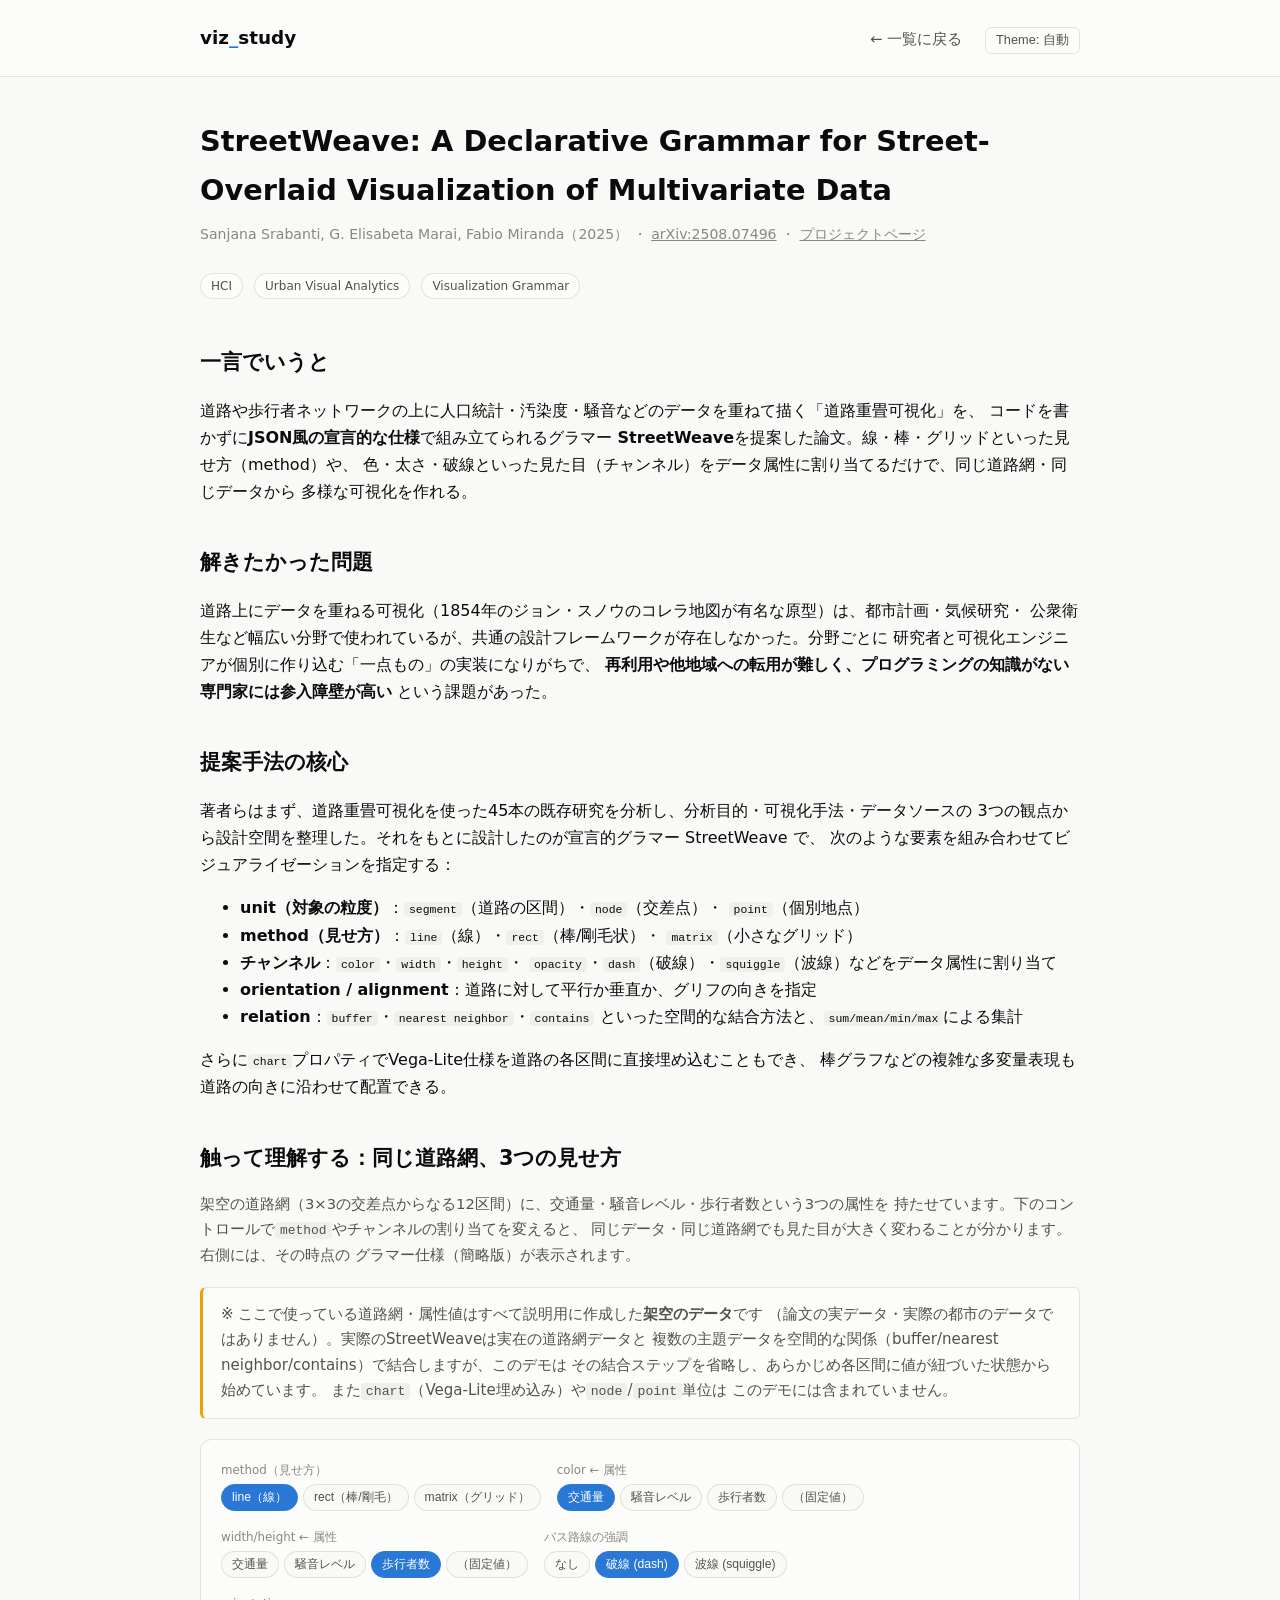
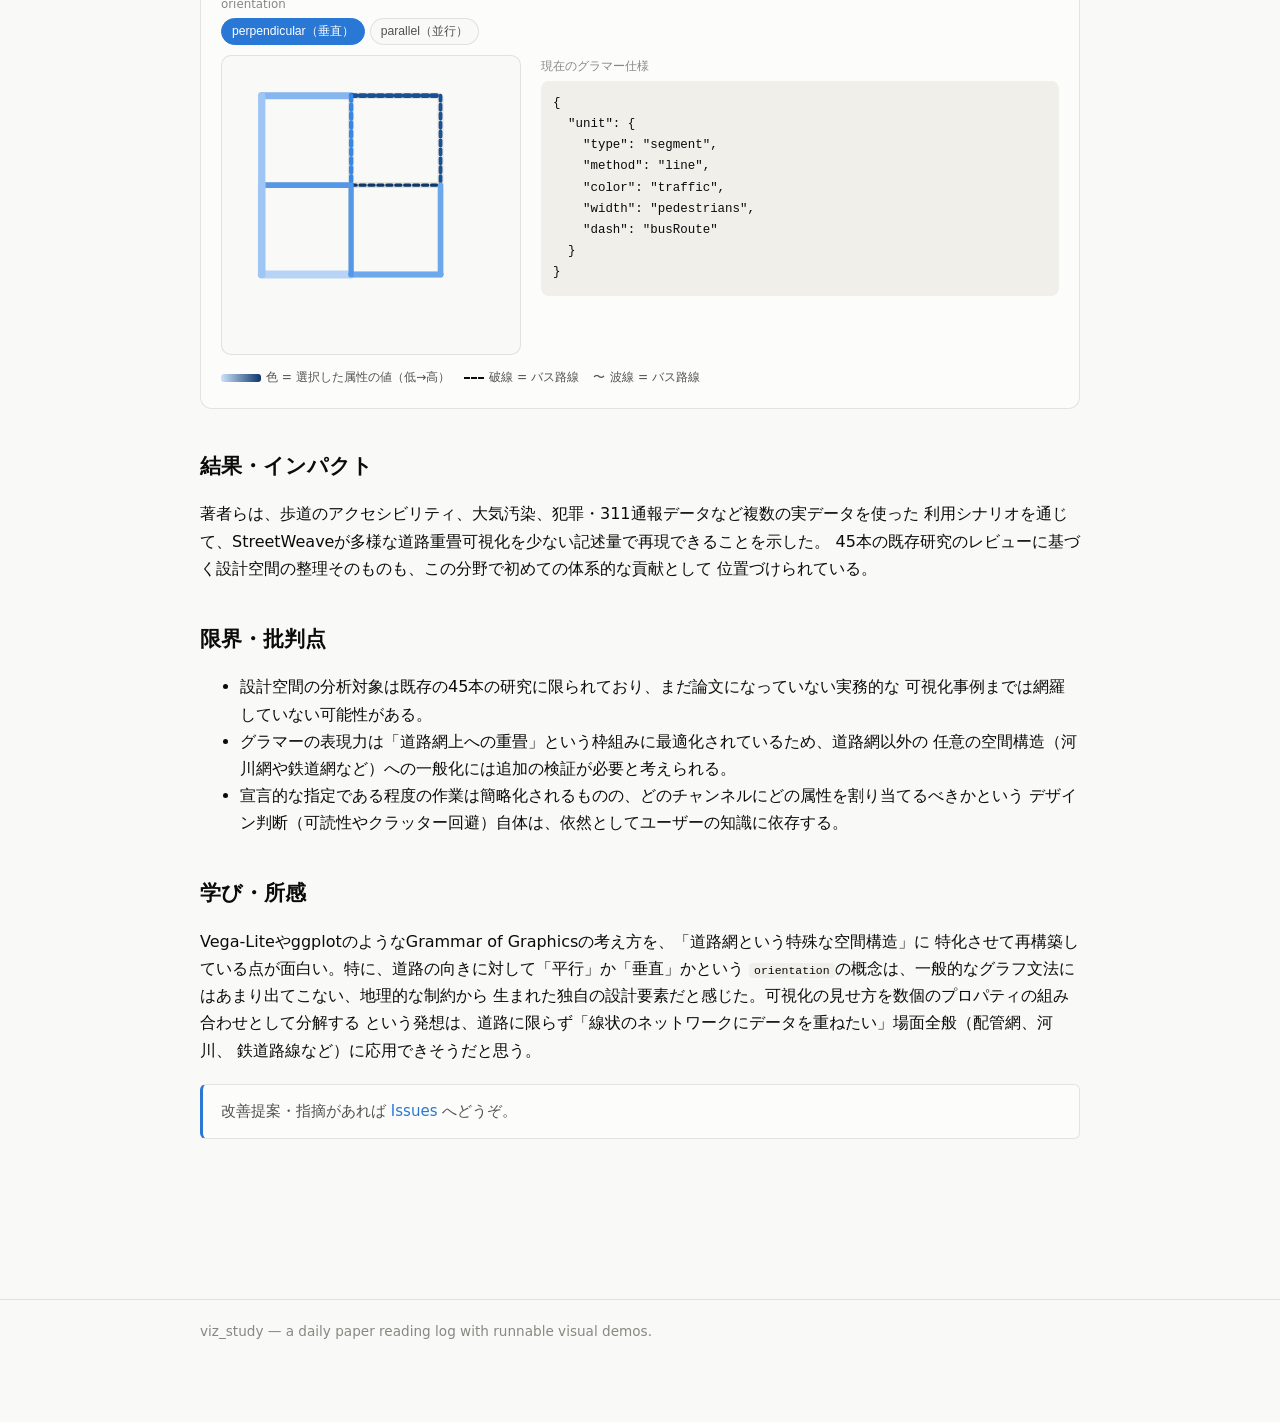
<file: papers/2026-09-16-streetweave/index.html>
<!doctype html>
<html lang="ja">
<head>
<meta charset="utf-8">
<meta name="viewport" content="width=device-width, initial-scale=1">
<title>StreetWeave — viz_study</title>
<meta name="description" content="道路網に多変量データを重ねる可視化を、コードなしで宣言的に組み立てられる文法。同じデータをmethod/channelの切替だけで別の見た目に変えて体験する。">
<link rel="stylesheet" href="../../assets/css/style.css?v=20260916b">
<style>
  .sw-controls { display: flex; flex-wrap: wrap; gap: 16px; margin-bottom: 6px; }
  .sw-ctrl-label { display: block; font-size: 0.74rem; color: var(--text-muted); margin-bottom: 4px; }
  .sw-tabs { display: flex; gap: 5px; flex-wrap: wrap; }
  .sw-tab {
    background: var(--surface-page); border: 1px solid var(--border); border-radius: 999px;
    font-size: 0.76rem; padding: 4px 10px; cursor: pointer; color: var(--text-secondary);
  }
  .sw-tab[aria-pressed="true"] { background: var(--series-1); border-color: var(--series-1); color: #fff; }
  .sw-note { color: var(--text-muted); font-size: 0.78rem; margin: 4px 0 10px; }

  .sw-main { display: flex; flex-wrap: wrap; gap: 20px; align-items: flex-start; margin-top: 10px; }
  #sw-svg { width: 300px; height: 300px; background: var(--surface-page); border: 1px solid var(--border); border-radius: 10px; flex: 0 0 300px; }
  .sw-spec { flex: 1 1 220px; min-width: 200px; }
  .sw-spec-title { font-size: 0.78rem; color: var(--text-muted); margin-bottom: 4px; }
  .sw-spec pre {
    background: var(--code-bg); border-radius: 8px; padding: 12px; font-size: 0.78rem;
    color: var(--text-primary); overflow-x: auto; margin: 0;
  }
  .sw-legend { display: flex; flex-wrap: wrap; gap: 14px; font-size: 0.76rem; color: var(--text-secondary); margin-top: 12px; }
  .sw-swatch { display: inline-block; width: 40px; height: 8px; border-radius: 3px; margin-right: 5px; vertical-align: -1px; }
  .sw-dash { display: inline-block; width: 20px; height: 2px; border-top: 2px dashed var(--text-primary); margin-right: 5px; vertical-align: 2px; }
  .sw-wave { margin-right: 5px; }
</style>
</head>
<body>
<header class="site-header">
  <div class="wrap">
    <div class="brand"><a href="../../" style="color:inherit">viz<span>_</span>study</a></div>
    <nav>
      <a class="back-link" href="../../">← 一覧に戻る</a>
      <button class="theme-toggle" data-theme-toggle type="button"></button>
    </nav>
  </div>
</header>

<main class="wrap">
  <h1>StreetWeave: A Declarative Grammar for Street-Overlaid Visualization of Multivariate Data</h1>
  <div class="meta">
    Sanjana Srabanti, G. Elisabeta Marai, Fabio Miranda（2025） ・
    <a href="https://arxiv.org/abs/2508.07496" target="_blank" rel="noopener">arXiv:2508.07496</a> ・
    <a href="https://urbantk.org/streetweave" target="_blank" rel="noopener">プロジェクトページ</a>
  </div>
  <div>
    <span class="tag">HCI</span>
    <span class="tag">Urban Visual Analytics</span>
    <span class="tag">Visualization Grammar</span>
  </div>

  <h2>一言でいうと</h2>
  <p>
    道路や歩行者ネットワークの上に人口統計・汚染度・騒音などのデータを重ねて描く「道路重畳可視化」を、
    コードを書かずに<strong>JSON風の宣言的な仕様</strong>で組み立てられるグラマー
    <strong>StreetWeave</strong>を提案した論文。線・棒・グリッドといった見せ方（method）や、
    色・太さ・破線といった見た目（チャンネル）をデータ属性に割り当てるだけで、同じ道路網・同じデータから
    多様な可視化を作れる。
  </p>

  <h2>解きたかった問題</h2>
  <p>
    道路上にデータを重ねる可視化（1854年のジョン・スノウのコレラ地図が有名な原型）は、都市計画・気候研究・
    公衆衛生など幅広い分野で使われているが、共通の設計フレームワークが存在しなかった。分野ごとに
    研究者と可視化エンジニアが個別に作り込む「一点もの」の実装になりがちで、
    <strong>再利用や他地域への転用が難しく、プログラミングの知識がない専門家には参入障壁が高い</strong>
    という課題があった。
  </p>

  <h2>提案手法の核心</h2>
  <p>
    著者らはまず、道路重畳可視化を使った45本の既存研究を分析し、分析目的・可視化手法・データソースの
    3つの観点から設計空間を整理した。それをもとに設計したのが宣言的グラマー StreetWeave で、
    次のような要素を組み合わせてビジュアライゼーションを指定する：
  </p>
  <ul>
    <li><strong>unit（対象の粒度）</strong>：<code>segment</code>（道路の区間）・<code>node</code>（交差点）・
      <code>point</code>（個別地点）</li>
    <li><strong>method（見せ方）</strong>：<code>line</code>（線）・<code>rect</code>（棒/剛毛状）・
      <code>matrix</code>（小さなグリッド）</li>
    <li><strong>チャンネル</strong>：<code>color</code>・<code>width</code>・<code>height</code>・
      <code>opacity</code>・<code>dash</code>（破線）・<code>squiggle</code>（波線）などをデータ属性に割り当て</li>
    <li><strong>orientation / alignment</strong>：道路に対して平行か垂直か、グリフの向きを指定</li>
    <li><strong>relation</strong>：<code>buffer</code>・<code>nearest neighbor</code>・<code>contains</code>
      といった空間的な結合方法と、<code>sum/mean/min/max</code>による集計</li>
  </ul>
  <p>
    さらに<code>chart</code>プロパティでVega-Lite仕様を道路の各区間に直接埋め込むこともでき、
    棒グラフなどの複雑な多変量表現も道路の向きに沿わせて配置できる。
  </p>

  <h2>触って理解する：同じ道路網、3つの見せ方</h2>
  <p style="color:var(--text-secondary);font-size:0.92rem;margin-bottom:10px">
    架空の道路網（3×3の交差点からなる12区間）に、交通量・騒音レベル・歩行者数という3つの属性を
    持たせています。下のコントロールで<code>method</code>やチャンネルの割り当てを変えると、
    同じデータ・同じ道路網でも見た目が大きく変わることが分かります。右側には、その時点の
    グラマー仕様（簡略版）が表示されます。
  </p>

  <div class="callout note-source">
    ※ ここで使っている道路網・属性値はすべて説明用に作成した<strong>架空のデータ</strong>です
    （論文の実データ・実際の都市のデータではありません）。実際のStreetWeaveは実在の道路網データと
    複数の主題データを空間的な関係（buffer/nearest neighbor/contains）で結合しますが、このデモは
    その結合ステップを省略し、あらかじめ各区間に値が紐づいた状態から始めています。
    また<code>chart</code>（Vega-Lite埋め込み）や<code>node</code>/<code>point</code>単位は
    このデモには含まれていません。
  </div>

  <div class="demo-panel">
    <div id="sw-demo"></div>
  </div>

  <h2>結果・インパクト</h2>
  <p>
    著者らは、歩道のアクセシビリティ、大気汚染、犯罪・311通報データなど複数の実データを使った
    利用シナリオを通じて、StreetWeaveが多様な道路重畳可視化を少ない記述量で再現できることを示した。
    45本の既存研究のレビューに基づく設計空間の整理そのものも、この分野で初めての体系的な貢献として
    位置づけられている。
  </p>

  <h2>限界・批判点</h2>
  <ul>
    <li>設計空間の分析対象は既存の45本の研究に限られており、まだ論文になっていない実務的な
      可視化事例までは網羅していない可能性がある。</li>
    <li>グラマーの表現力は「道路網上への重畳」という枠組みに最適化されているため、道路網以外の
      任意の空間構造（河川網や鉄道網など）への一般化には追加の検証が必要と考えられる。</li>
    <li>宣言的な指定である程度の作業は簡略化されるものの、どのチャンネルにどの属性を割り当てるべきかという
      デザイン判断（可読性やクラッター回避）自体は、依然としてユーザーの知識に依存する。</li>
  </ul>

  <h2>学び・所感</h2>
  <p>
    Vega-LiteやggplotのようなGrammar of Graphicsの考え方を、「道路網という特殊な空間構造」に
    特化させて再構築している点が面白い。特に、道路の向きに対して「平行」か「垂直」かという
    <code>orientation</code>の概念は、一般的なグラフ文法にはあまり出てこない、地理的な制約から
    生まれた独自の設計要素だと感じた。可視化の見せ方を数個のプロパティの組み合わせとして分解する
    という発想は、道路に限らず「線状のネットワークにデータを重ねたい」場面全般（配管網、河川、
    鉄道路線など）に応用できそうだと思う。
  </p>

  <div class="callout">
    改善提案・指摘があれば
    <a href="https://github.com/on6848/viz_study/issues" target="_blank" rel="noopener">Issues</a> へどうぞ。
  </div>
</main>

<footer class="site-footer">
  <div class="wrap">viz_study — a daily paper reading log with runnable visual demos.</div>
</footer>

<div id="tooltip" role="tooltip" style="position:fixed;pointer-events:none;opacity:0"></div>
<script src="../../assets/js/site.js?v=20260916b"></script>
<script src="demo.js?v=1"></script>
</body>
</html>
</file>
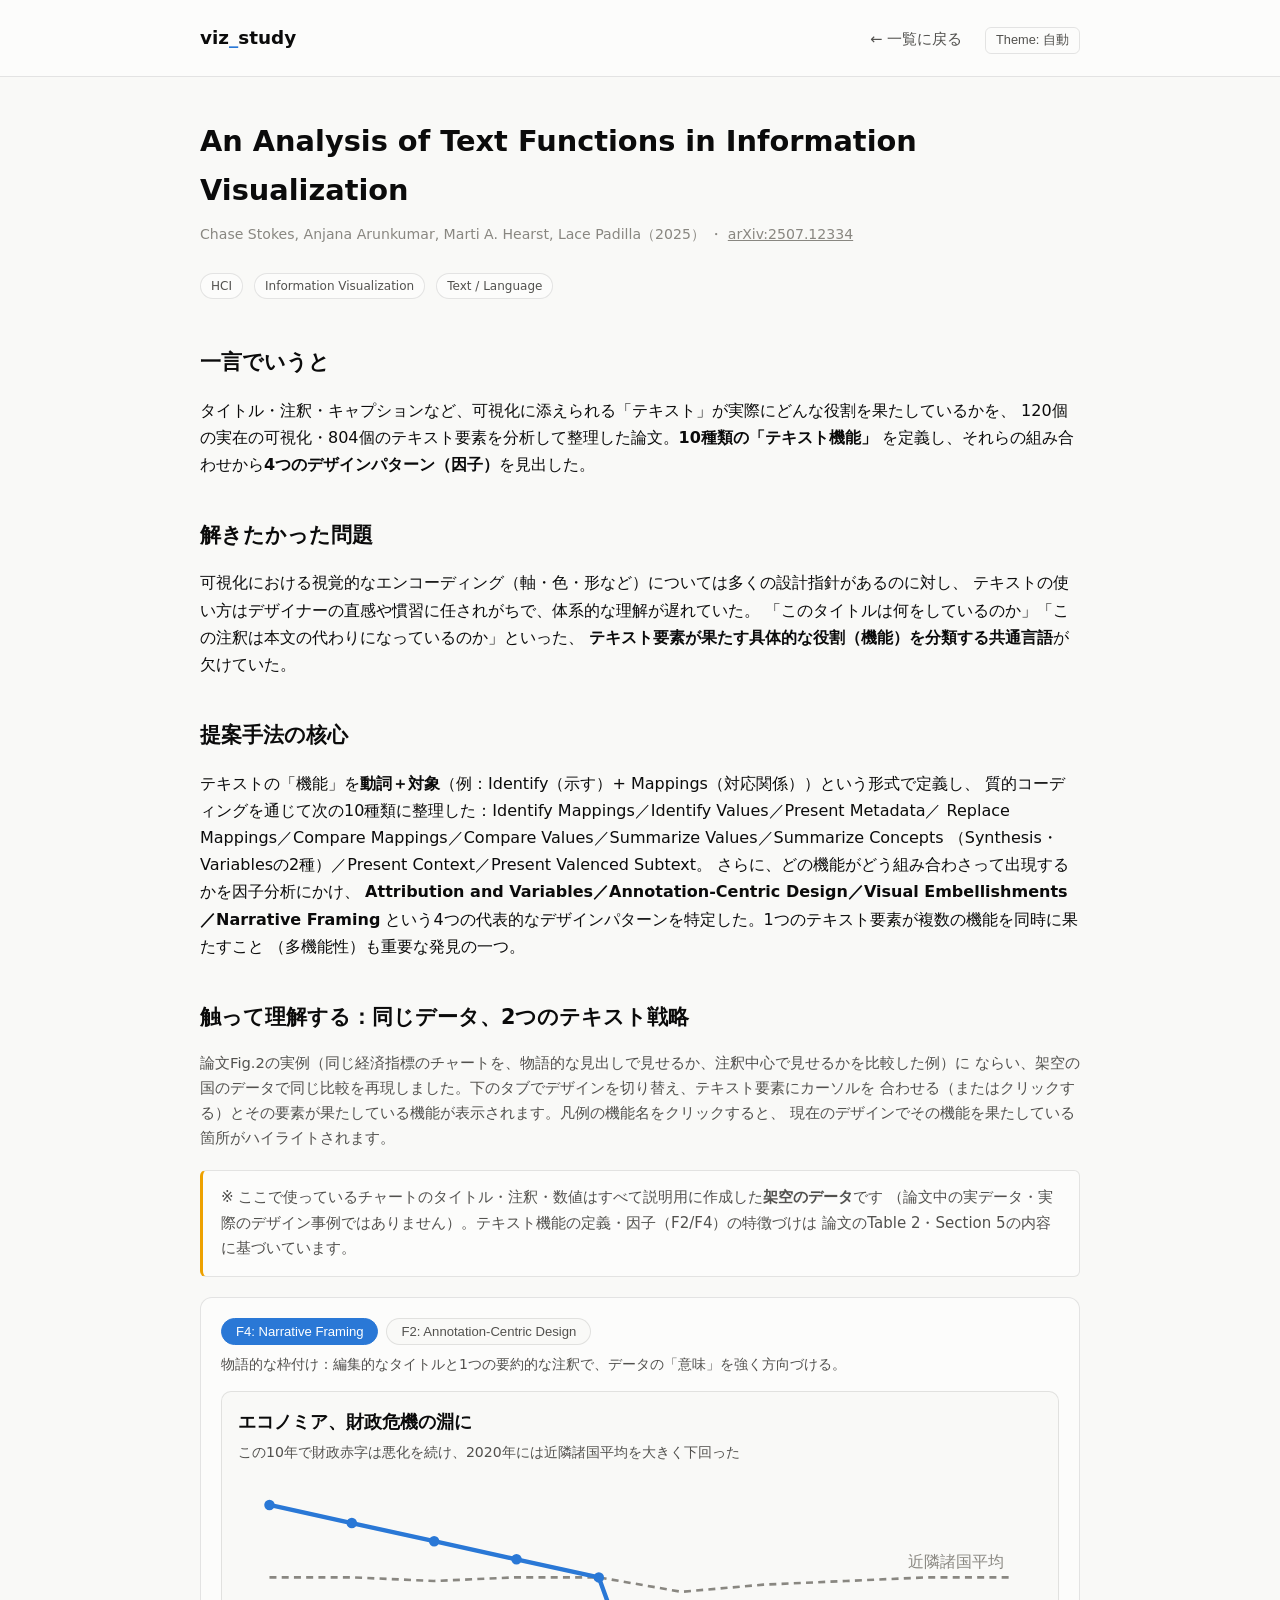
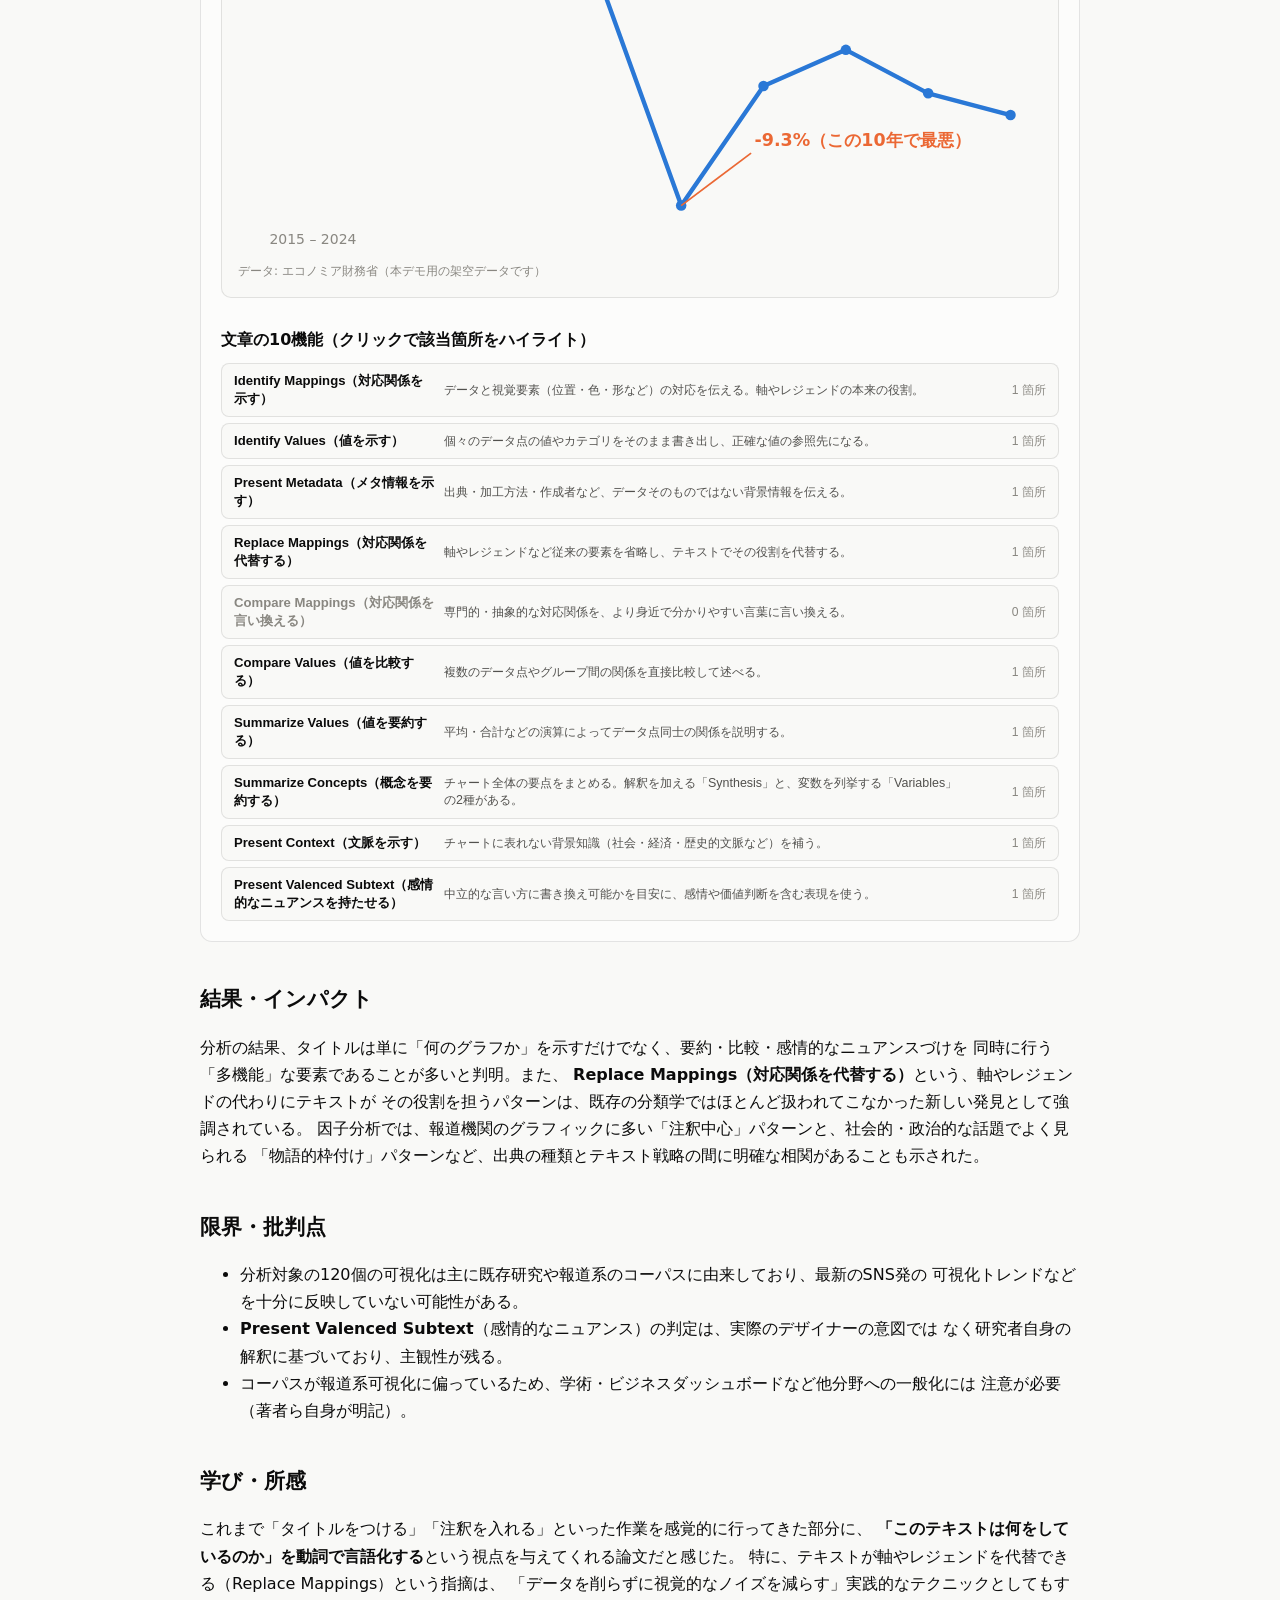
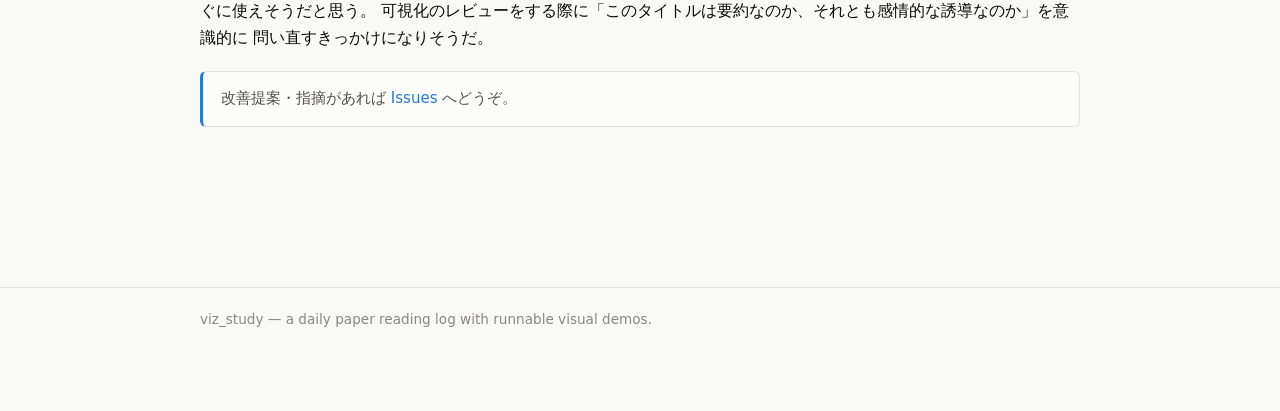
<file: papers/2026-09-16-text-functions-in-visualization/index.html>
<!doctype html>
<html lang="ja">
<head>
<meta charset="utf-8">
<meta name="viewport" content="width=device-width, initial-scale=1">
<title>An Analysis of Text Functions in Information Visualization — viz_study</title>
<meta name="description" content="同じグラフを「物語的に見せる」か「注釈中心で見せる」かで、テキストが果たす役割がどう変わるかを触って確認する。">
<link rel="stylesheet" href="../../assets/css/style.css?v=20260916b">
<style>
  .tf-mode-tabs { display: flex; gap: 8px; flex-wrap: wrap; margin-bottom: 8px; }
  .tf-tab {
    background: var(--surface-page); border: 1px solid var(--border); border-radius: 999px;
    font-size: 0.82rem; padding: 5px 14px; cursor: pointer; color: var(--text-secondary);
  }
  .tf-tab[aria-pressed="true"] { background: var(--series-1); border-color: var(--series-1); color: #fff; }
  .tf-mode-desc { color: var(--text-secondary); font-size: 0.88rem; margin: 0 0 14px; }

  .tf-chart-card { background: var(--surface-page); border: 1px solid var(--border); border-radius: 10px; padding: 16px; }
  .tf-text-top { margin-bottom: 6px; }
  .tf-text-bottom { margin-top: 4px; }
  .tf-title { font-size: 1.1rem; font-weight: 700; color: var(--text-primary); }
  .tf-subtitle { font-size: 0.88rem; color: var(--text-secondary); margin-top: 3px; }
  .tf-caption { font-size: 0.74rem; color: var(--text-muted); }
  #tf-svg { width: 100%; display: block; margin: 6px 0; }

  .tf-tagged { cursor: help; border-radius: 3px; transition: outline-color 0.1s ease; outline: 1.5px dashed transparent; outline-offset: 2px; }
  .tf-tagged:hover { outline-color: var(--series-1); }
  .tf-highlight { outline: 1.5px solid var(--series-2) !important; background: var(--series-2); color: #fff !important; }
  .tf-dim { opacity: 0.28; }

  .tf-legend-title { margin: 28px 0 10px; font-size: 1rem; }
  .tf-legend { display: grid; gap: 6px; }
  .tf-legend-row {
    display: grid; grid-template-columns: 200px 1fr 70px; gap: 10px; align-items: center;
    text-align: left; background: var(--surface-page); border: 1px solid var(--border); border-radius: 8px;
    padding: 8px 12px; cursor: pointer; font-size: 0.82rem; color: var(--text-primary);
  }
  .tf-legend-row:hover { border-color: var(--series-1); }
  .tf-legend-row[aria-pressed="true"] { border-color: var(--series-2); box-shadow: inset 0 0 0 1px var(--series-2); }
  .tf-legend-row.tf-legend-row-empty { color: var(--text-muted); }
  .tf-legend-label { font-weight: 600; }
  .tf-legend-def { color: var(--text-secondary); font-size: 0.78rem; }
  .tf-legend-count { text-align: right; font-size: 0.76rem; color: var(--text-muted); white-space: nowrap; }
  @media (max-width: 640px) {
    .tf-legend-row { grid-template-columns: 1fr; text-align: left; }
    .tf-legend-count { text-align: left; }
  }
</style>
</head>
<body>
<header class="site-header">
  <div class="wrap">
    <div class="brand"><a href="../../" style="color:inherit">viz<span>_</span>study</a></div>
    <nav>
      <a class="back-link" href="../../">← 一覧に戻る</a>
      <button class="theme-toggle" data-theme-toggle type="button"></button>
    </nav>
  </div>
</header>

<main class="wrap">
  <h1>An Analysis of Text Functions in Information Visualization</h1>
  <div class="meta">
    Chase Stokes, Anjana Arunkumar, Marti A. Hearst, Lace Padilla（2025） ・
    <a href="https://arxiv.org/abs/2507.12334" target="_blank" rel="noopener">arXiv:2507.12334</a>
  </div>
  <div>
    <span class="tag">HCI</span>
    <span class="tag">Information Visualization</span>
    <span class="tag">Text / Language</span>
  </div>

  <h2>一言でいうと</h2>
  <p>
    タイトル・注釈・キャプションなど、可視化に添えられる「テキスト」が実際にどんな役割を果たしているかを、
    120個の実在の可視化・804個のテキスト要素を分析して整理した論文。<strong>10種類の「テキスト機能」</strong>
    を定義し、それらの組み合わせから<strong>4つのデザインパターン（因子）</strong>を見出した。
  </p>

  <h2>解きたかった問題</h2>
  <p>
    可視化における視覚的なエンコーディング（軸・色・形など）については多くの設計指針があるのに対し、
    テキストの使い方はデザイナーの直感や慣習に任されがちで、体系的な理解が遅れていた。
    「このタイトルは何をしているのか」「この注釈は本文の代わりになっているのか」といった、
    <strong>テキスト要素が果たす具体的な役割（機能）を分類する共通言語</strong>が欠けていた。
  </p>

  <h2>提案手法の核心</h2>
  <p>
    テキストの「機能」を<strong>動詞＋対象</strong>（例：Identify（示す）+ Mappings（対応関係））という形式で定義し、
    質的コーディングを通じて次の10種類に整理した：Identify Mappings／Identify Values／Present Metadata／
    Replace Mappings／Compare Mappings／Compare Values／Summarize Values／Summarize Concepts
    （Synthesis・Variablesの2種）／Present Context／Present Valenced Subtext。
    さらに、どの機能がどう組み合わさって出現するかを因子分析にかけ、
    <strong>Attribution and Variables／Annotation-Centric Design／Visual Embellishments／Narrative Framing</strong>
    という4つの代表的なデザインパターンを特定した。1つのテキスト要素が複数の機能を同時に果たすこと
    （多機能性）も重要な発見の一つ。
  </p>

  <h2>触って理解する：同じデータ、2つのテキスト戦略</h2>
  <p style="color:var(--text-secondary);font-size:0.92rem;margin-bottom:10px">
    論文Fig.2の実例（同じ経済指標のチャートを、物語的な見出しで見せるか、注釈中心で見せるかを比較した例）に
    ならい、架空の国のデータで同じ比較を再現しました。下のタブでデザインを切り替え、テキスト要素にカーソルを
    合わせる（またはクリックする）とその要素が果たしている機能が表示されます。凡例の機能名をクリックすると、
    現在のデザインでその機能を果たしている箇所がハイライトされます。
  </p>

  <div class="callout note-source">
    ※ ここで使っているチャートのタイトル・注釈・数値はすべて説明用に作成した<strong>架空のデータ</strong>です
    （論文中の実データ・実際のデザイン事例ではありません）。テキスト機能の定義・因子（F2/F4）の特徴づけは
    論文のTable 2・Section 5の内容に基づいています。
  </div>

  <div class="demo-panel">
    <div id="textfn-demo"></div>
  </div>

  <h2>結果・インパクト</h2>
  <p>
    分析の結果、タイトルは単に「何のグラフか」を示すだけでなく、要約・比較・感情的なニュアンスづけを
    同時に行う「多機能」な要素であることが多いと判明。また、
    <strong>Replace Mappings（対応関係を代替する）</strong>という、軸やレジェンドの代わりにテキストが
    その役割を担うパターンは、既存の分類学ではほとんど扱われてこなかった新しい発見として強調されている。
    因子分析では、報道機関のグラフィックに多い「注釈中心」パターンと、社会的・政治的な話題でよく見られる
    「物語的枠付け」パターンなど、出典の種類とテキスト戦略の間に明確な相関があることも示された。
  </p>

  <h2>限界・批判点</h2>
  <ul>
    <li>分析対象の120個の可視化は主に既存研究や報道系のコーパスに由来しており、最新のSNS発の
      可視化トレンドなどを十分に反映していない可能性がある。</li>
    <li><strong>Present Valenced Subtext</strong>（感情的なニュアンス）の判定は、実際のデザイナーの意図では
      なく研究者自身の解釈に基づいており、主観性が残る。</li>
    <li>コーパスが報道系可視化に偏っているため、学術・ビジネスダッシュボードなど他分野への一般化には
      注意が必要（著者ら自身が明記）。</li>
  </ul>

  <h2>学び・所感</h2>
  <p>
    これまで「タイトルをつける」「注釈を入れる」といった作業を感覚的に行ってきた部分に、
    <strong>「このテキストは何をしているのか」を動詞で言語化する</strong>という視点を与えてくれる論文だと感じた。
    特に、テキストが軸やレジェンドを代替できる（Replace Mappings）という指摘は、
    「データを削らずに視覚的なノイズを減らす」実践的なテクニックとしてもすぐに使えそうだと思う。
    可視化のレビューをする際に「このタイトルは要約なのか、それとも感情的な誘導なのか」を意識的に
    問い直すきっかけになりそうだ。
  </p>

  <div class="callout">
    改善提案・指摘があれば
    <a href="https://github.com/on6848/viz_study/issues" target="_blank" rel="noopener">Issues</a> へどうぞ。
  </div>
</main>

<footer class="site-footer">
  <div class="wrap">viz_study — a daily paper reading log with runnable visual demos.</div>
</footer>

<div id="tooltip" role="tooltip" style="position:fixed;pointer-events:none;opacity:0"></div>
<script src="../../assets/js/site.js?v=20260916b"></script>
<script src="demo.js?v=1"></script>
</body>
</html>
</file>
<file: assets/css/style.css>
/* ============================================================
   viz_study — shared design tokens & layout
   Palette: dataviz skill default (validated, CVD-safe)
   ============================================================ */

:root {
  color-scheme: light;
  --surface-1:      #fcfcfb;   /* card / chart surface */
  --surface-page:   #f9f9f7;   /* page plane */
  --text-primary:   #0b0b0b;
  --text-secondary: #52514e;
  --text-muted:     #898781;
  --gridline:       #e1e0d9;
  --baseline:       #c3c2b7;
  --border:         rgba(11,11,11,0.10);

  --series-1: #2a78d6; /* blue    */
  --series-2: #eb6834; /* orange  */
  --series-3: #1baf7a; /* aqua    */
  --series-4: #eda100; /* yellow  */
  --series-5: #e87ba4; /* magenta */
  --series-6: #008300; /* green   */
  --series-7: #4a3aa7; /* violet  */
  --series-8: #e34948; /* red     */

  /* sequential blue ramp, light -> dark */
  --seq-100: #cde2fb;
  --seq-200: #9ec5f4;
  --seq-300: #6da7ec;
  --seq-400: #3987e5;
  --seq-500: #256abf;
  --seq-600: #184f95;
  --seq-700: #0d366b;

  --link: var(--series-1);
  --code-bg: #f1efe9;
}

@media (prefers-color-scheme: dark) {
  :root:where(:not([data-theme="light"])) {
    color-scheme: dark;
    --surface-1:      #1a1a19;
    --surface-page:   #0d0d0d;
    --text-primary:   #ffffff;
    --text-secondary: #c3c2b7;
    --text-muted:     #898781;
    --gridline:       #2c2c2a;
    --baseline:       #383835;
    --border:         rgba(255,255,255,0.10);

    --series-1: #3987e5;
    --series-2: #d95926;
    --series-3: #199e70;
    --series-4: #c98500;
    --series-5: #d55181;
    --series-6: #008300;
    --series-7: #9085e9;
    --series-8: #e66767;

    --code-bg: #232320;
  }
}
:root[data-theme="dark"] {
  color-scheme: dark;
  --surface-1:      #1a1a19;
  --surface-page:   #0d0d0d;
  --text-primary:   #ffffff;
  --text-secondary: #c3c2b7;
  --text-muted:     #898781;
  --gridline:       #2c2c2a;
  --baseline:       #383835;
  --border:         rgba(255,255,255,0.10);

  --series-1: #3987e5;
  --series-2: #d95926;
  --series-3: #199e70;
  --series-4: #c98500;
  --series-5: #d55181;
  --series-6: #008300;
  --series-7: #9085e9;
  --series-8: #e66767;

  --code-bg: #232320;
}

* { box-sizing: border-box; }

html, body {
  margin: 0;
  padding: 0;
  background: var(--surface-page);
  color: var(--text-primary);
  font-family: system-ui, -apple-system, "Segoe UI", "Hiragino Sans", "Noto Sans JP", sans-serif;
  line-height: 1.7;
}

a { color: var(--link); text-decoration: none; }
a:hover { text-decoration: underline; }

.wrap {
  max-width: 920px;
  margin: 0 auto;
  padding: 0 20px 80px;
}

header.site-header {
  border-bottom: 1px solid var(--border);
  background: var(--surface-1);
  margin-bottom: 40px;
}
header.site-header .wrap {
  padding-top: 22px;
  padding-bottom: 22px;
  display: flex;
  align-items: baseline;
  justify-content: space-between;
  gap: 16px;
  flex-wrap: wrap;
}
header.site-header .brand {
  font-size: 1.15rem;
  font-weight: 700;
  color: var(--text-primary);
}
header.site-header .brand span {
  color: var(--series-1);
}
header.site-header nav a {
  color: var(--text-secondary);
  font-size: 0.92rem;
  margin-left: 18px;
}

h1 { font-size: 1.8rem; margin: 0 0 8px; }
h2 { font-size: 1.3rem; margin: 40px 0 12px; }
h3 { font-size: 1.05rem; margin: 24px 0 8px; }

.lede {
  color: var(--text-secondary);
  font-size: 1.05rem;
  margin-bottom: 32px;
}

.meta {
  color: var(--text-muted);
  font-size: 0.88rem;
  margin-bottom: 24px;
}
.meta a { color: var(--text-muted); text-decoration: underline; }

.tag {
  display: inline-block;
  font-size: 0.75rem;
  color: var(--text-secondary);
  background: var(--surface-1);
  border: 1px solid var(--border);
  border-radius: 999px;
  padding: 2px 10px;
  margin: 0 6px 6px 0;
}

.card-grid {
  display: grid;
  grid-template-columns: repeat(auto-fill, minmax(260px, 1fr));
  gap: 16px;
}

.card {
  display: block;
  background: var(--surface-1);
  border: 1px solid var(--border);
  border-radius: 10px;
  overflow: hidden;
  color: var(--text-primary);
  transition: border-color 0.15s ease, transform 0.15s ease;
}
.card:hover {
  border-color: var(--series-1);
  text-decoration: none;
  transform: translateY(-2px);
}
.card-banner {
  width: 100%;
  height: 84px;
  display: block;
  background: var(--surface-page);
}
.card-banner svg { width: 100%; height: 100%; display: block; }
.card-body { padding: 14px 16px 16px; }
.card .card-date {
  font-size: 0.75rem;
  color: var(--text-muted);
  margin-bottom: 6px;
}
.card h3 {
  margin: 0;
  font-size: 1.0rem;
  line-height: 1.4;
}
.card-tags {
  display: flex;
  flex-wrap: wrap;
  gap: 10px;
  margin-top: 10px;
}
.tag-chip {
  display: inline-flex;
  align-items: center;
  gap: 5px;
  font-size: 0.74rem;
  color: var(--text-secondary);
}
.tag-chip .dot {
  width: 7px;
  height: 7px;
  border-radius: 50%;
  display: inline-block;
}

.callout {
  background: var(--surface-1);
  border: 1px solid var(--border);
  border-left: 3px solid var(--series-1);
  border-radius: 6px;
  padding: 14px 18px;
  margin: 20px 0;
  font-size: 0.94rem;
  color: var(--text-secondary);
}
.callout.note-source { border-left-color: var(--series-4); }

.demo-panel {
  background: var(--surface-1);
  border: 1px solid var(--border);
  border-radius: 12px;
  padding: 20px;
  margin: 20px 0 32px;
}

code, pre {
  background: var(--code-bg);
  border-radius: 4px;
}
code { padding: 1px 5px; font-size: 0.88em; }
pre { padding: 14px; overflow-x: auto; }
pre code { padding: 0; }

table { border-collapse: collapse; width: 100%; font-size: 0.92rem; }
th, td { text-align: left; border-bottom: 1px solid var(--gridline); padding: 6px 10px; }
th { color: var(--text-muted); font-weight: 600; }

footer.site-footer {
  margin-top: 60px;
  padding-top: 20px;
  border-top: 1px solid var(--border);
  color: var(--text-muted);
  font-size: 0.85rem;
}

.theme-toggle {
  background: none;
  border: 1px solid var(--border);
  border-radius: 6px;
  color: var(--text-secondary);
  font-size: 0.8rem;
  padding: 4px 10px;
  cursor: pointer;
  margin-left: 18px;
}
.theme-toggle:hover { border-color: var(--series-1); }

.back-link { font-size: 0.9rem; }
</file>
